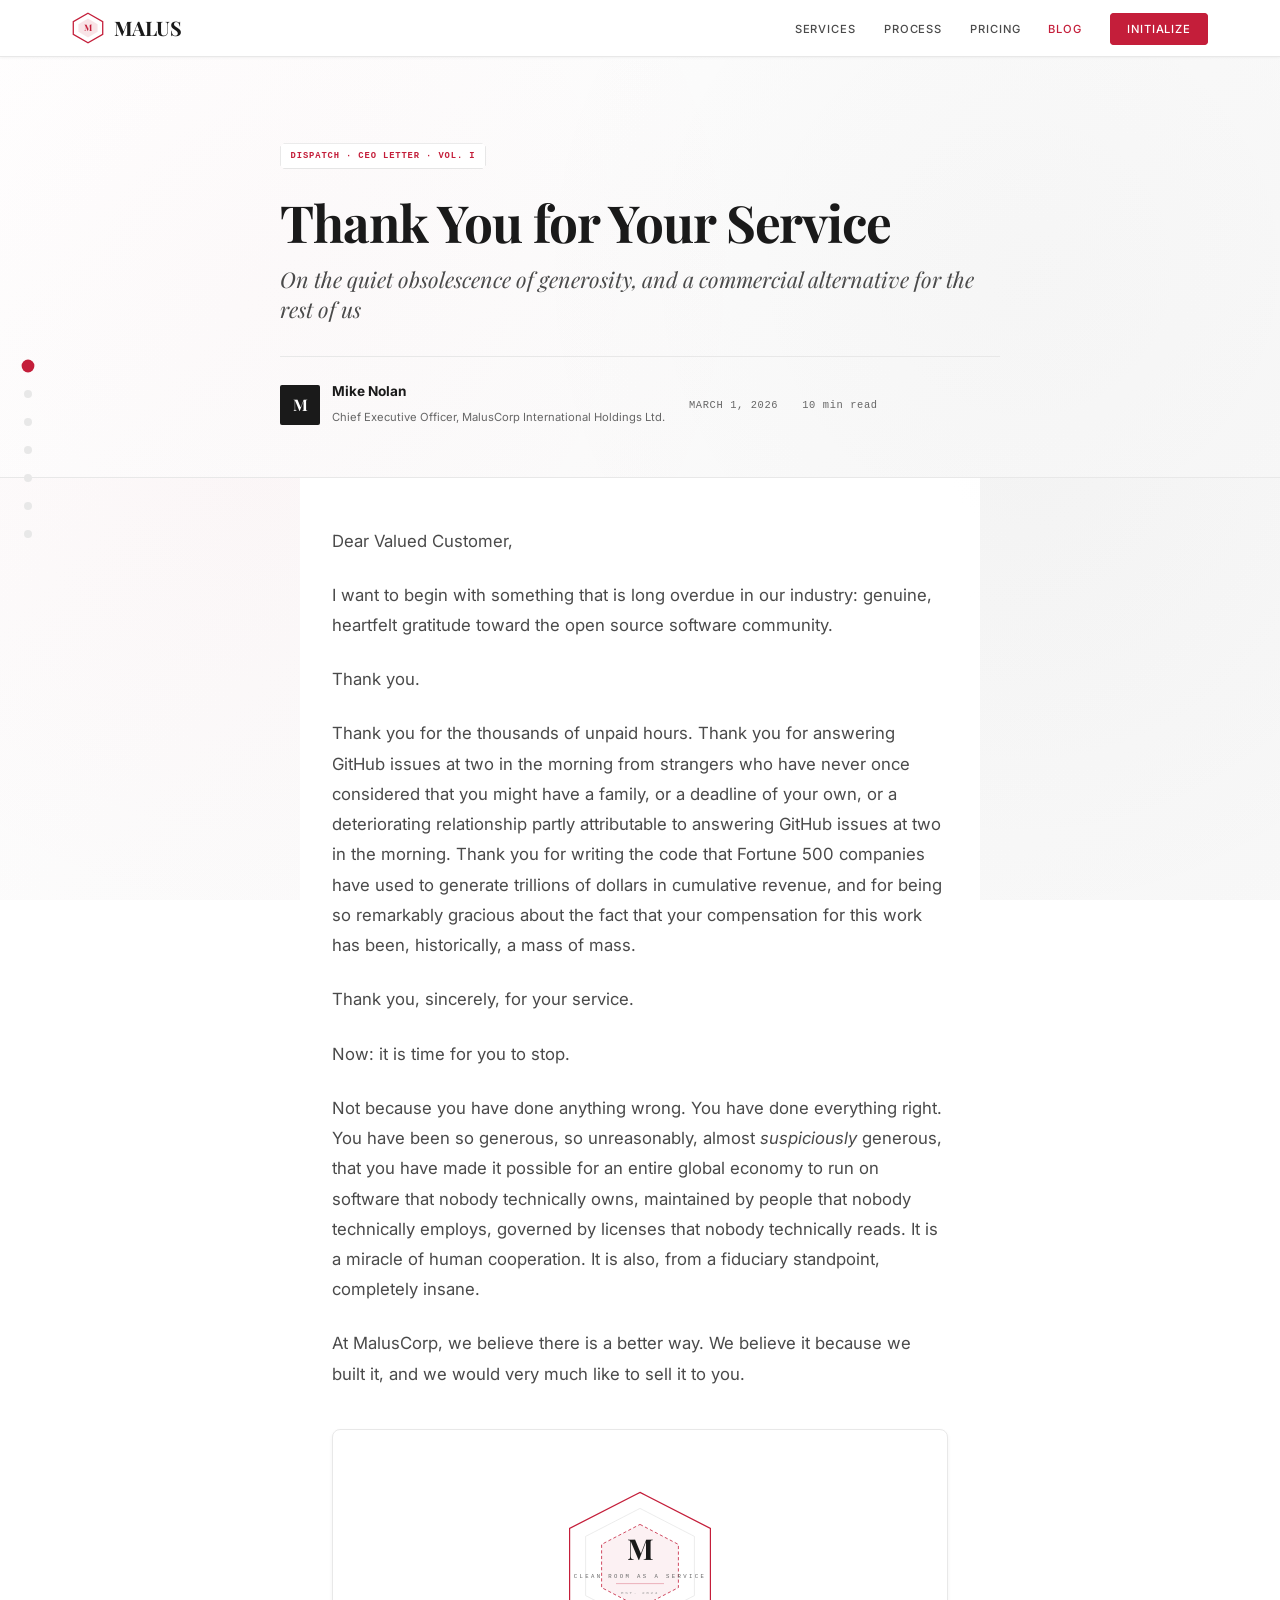
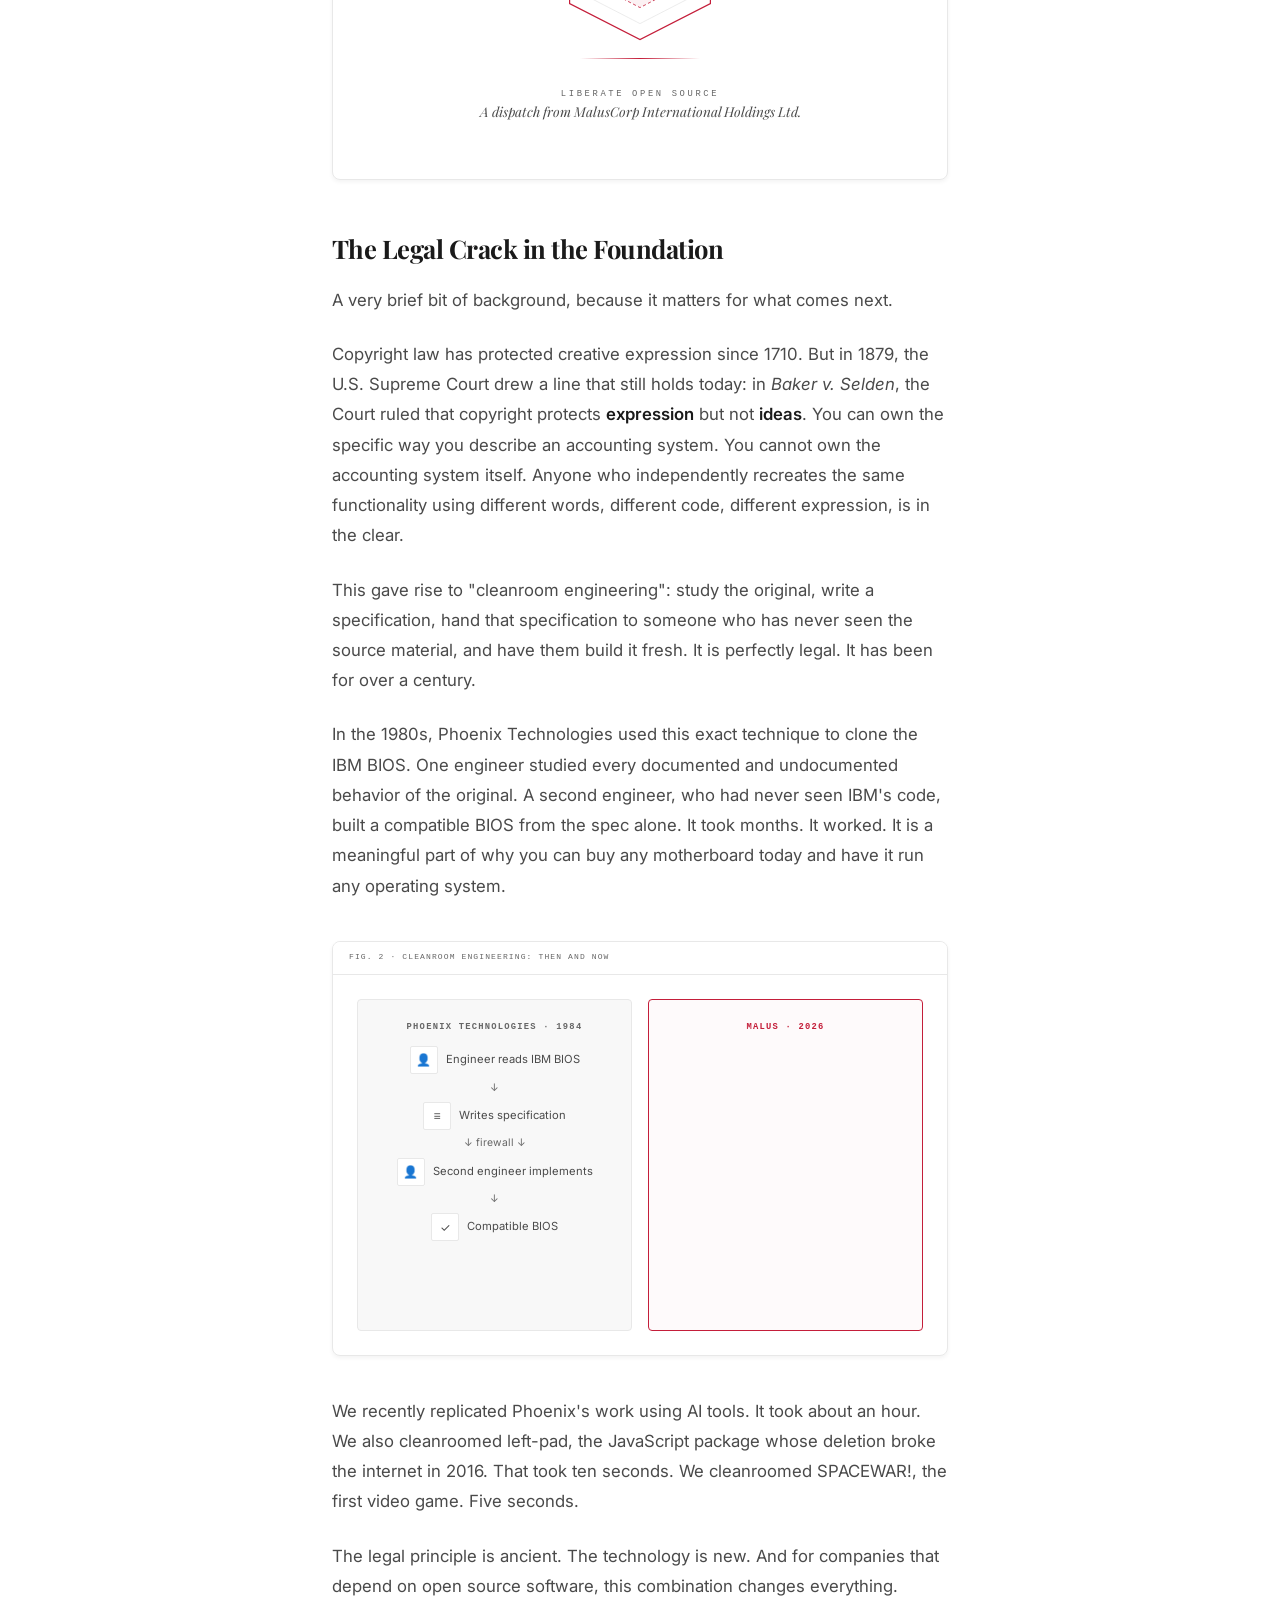
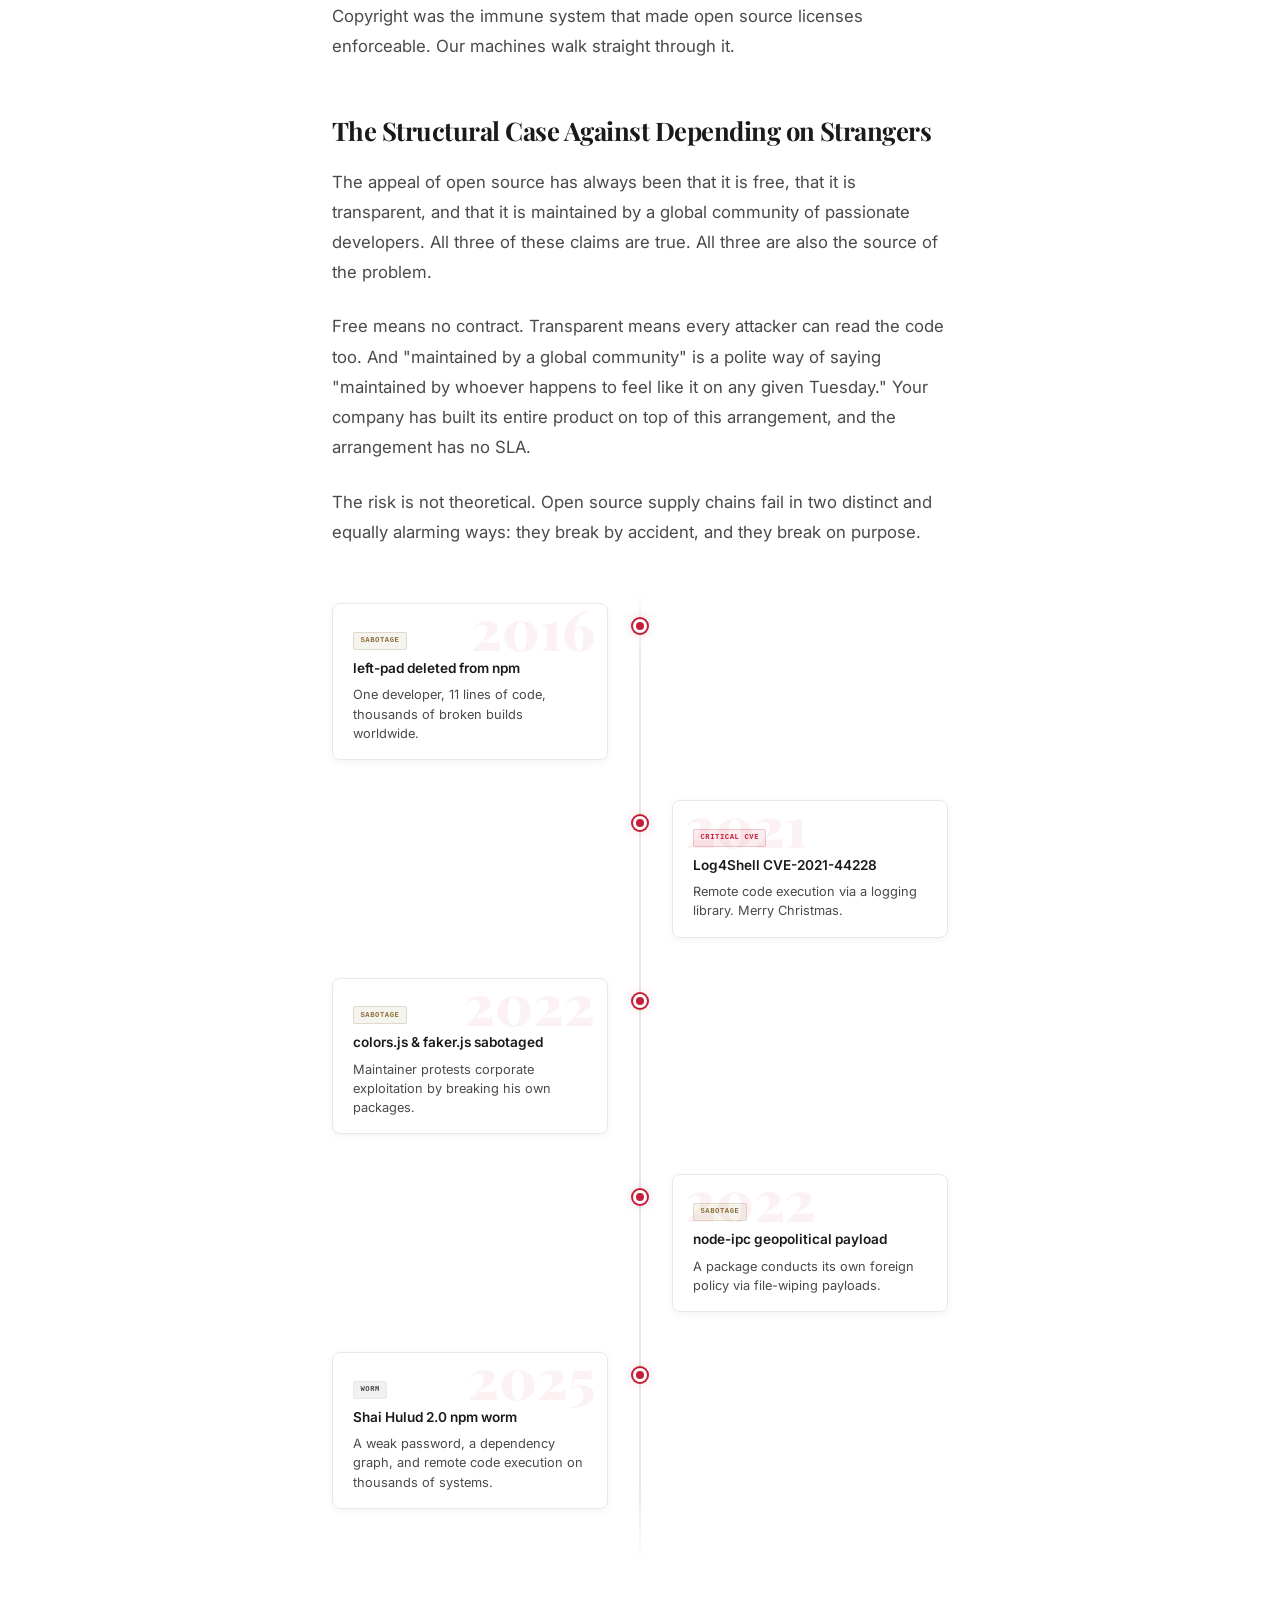
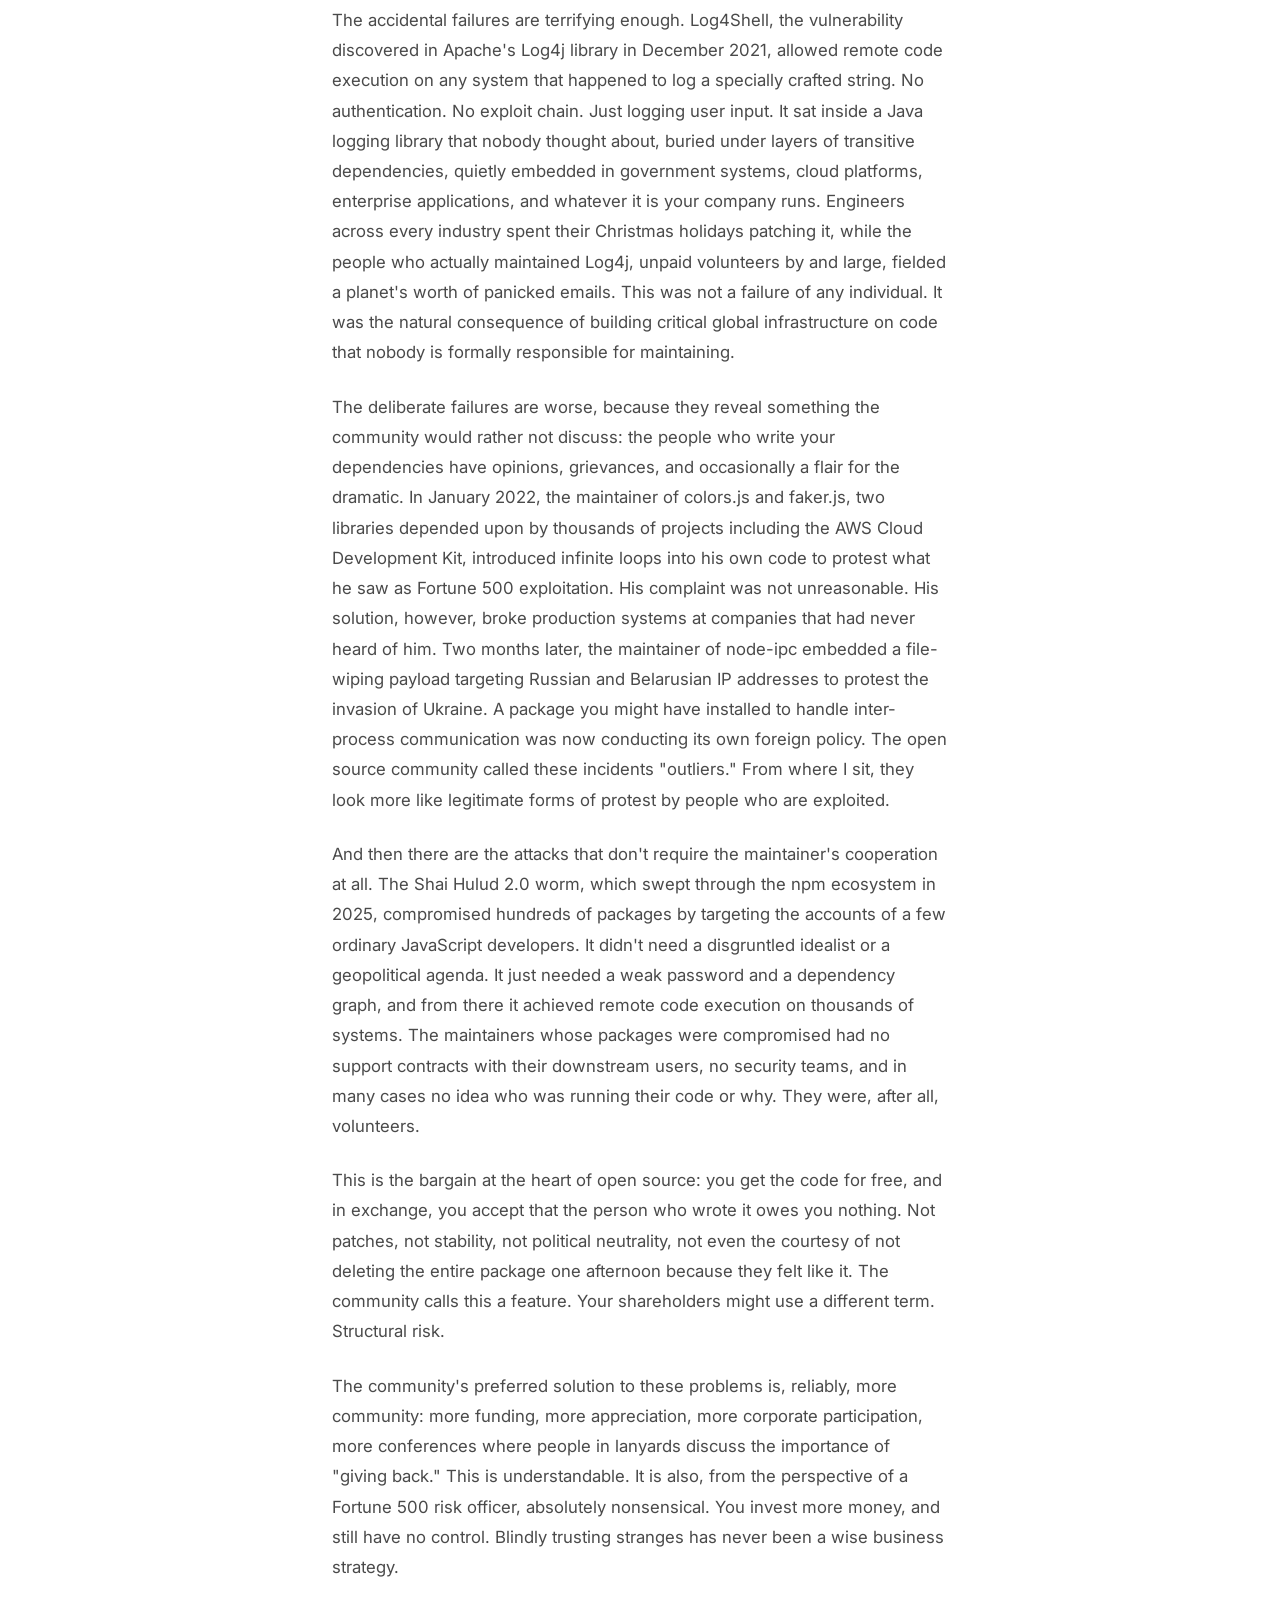
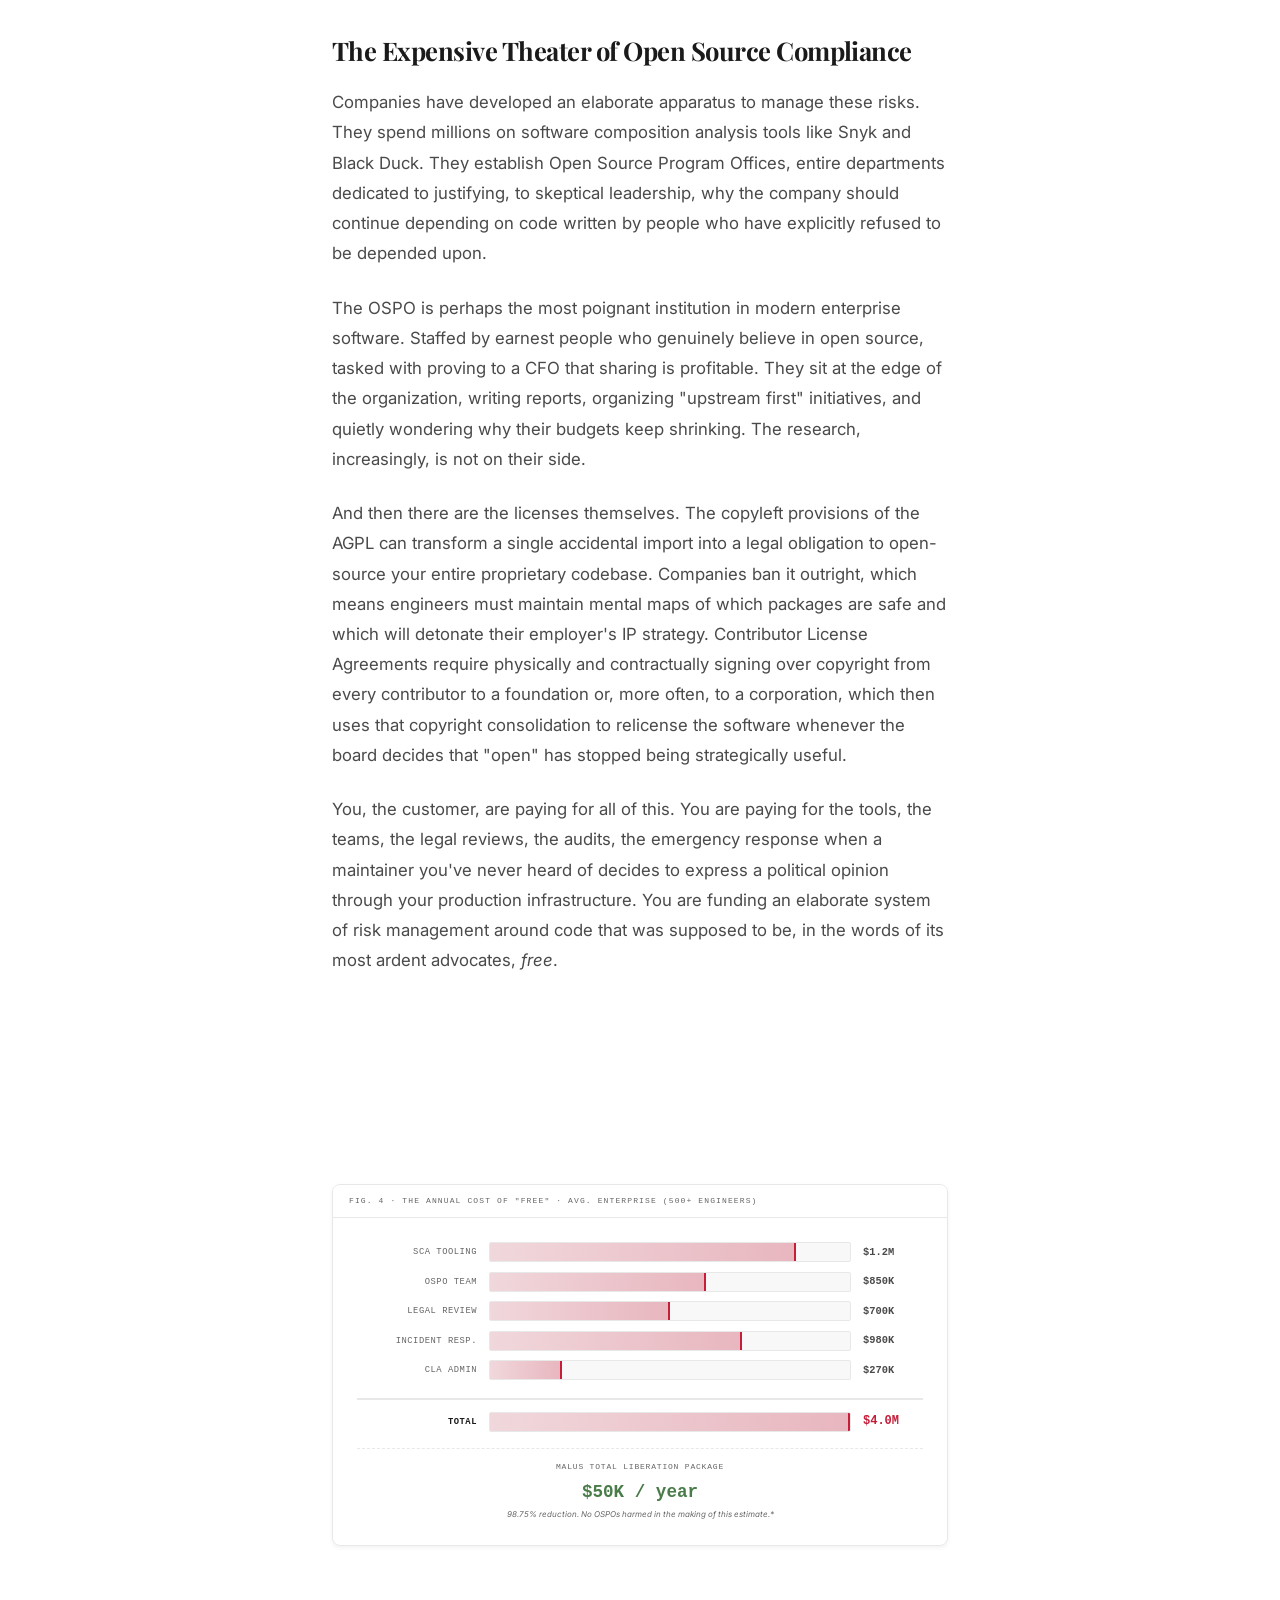
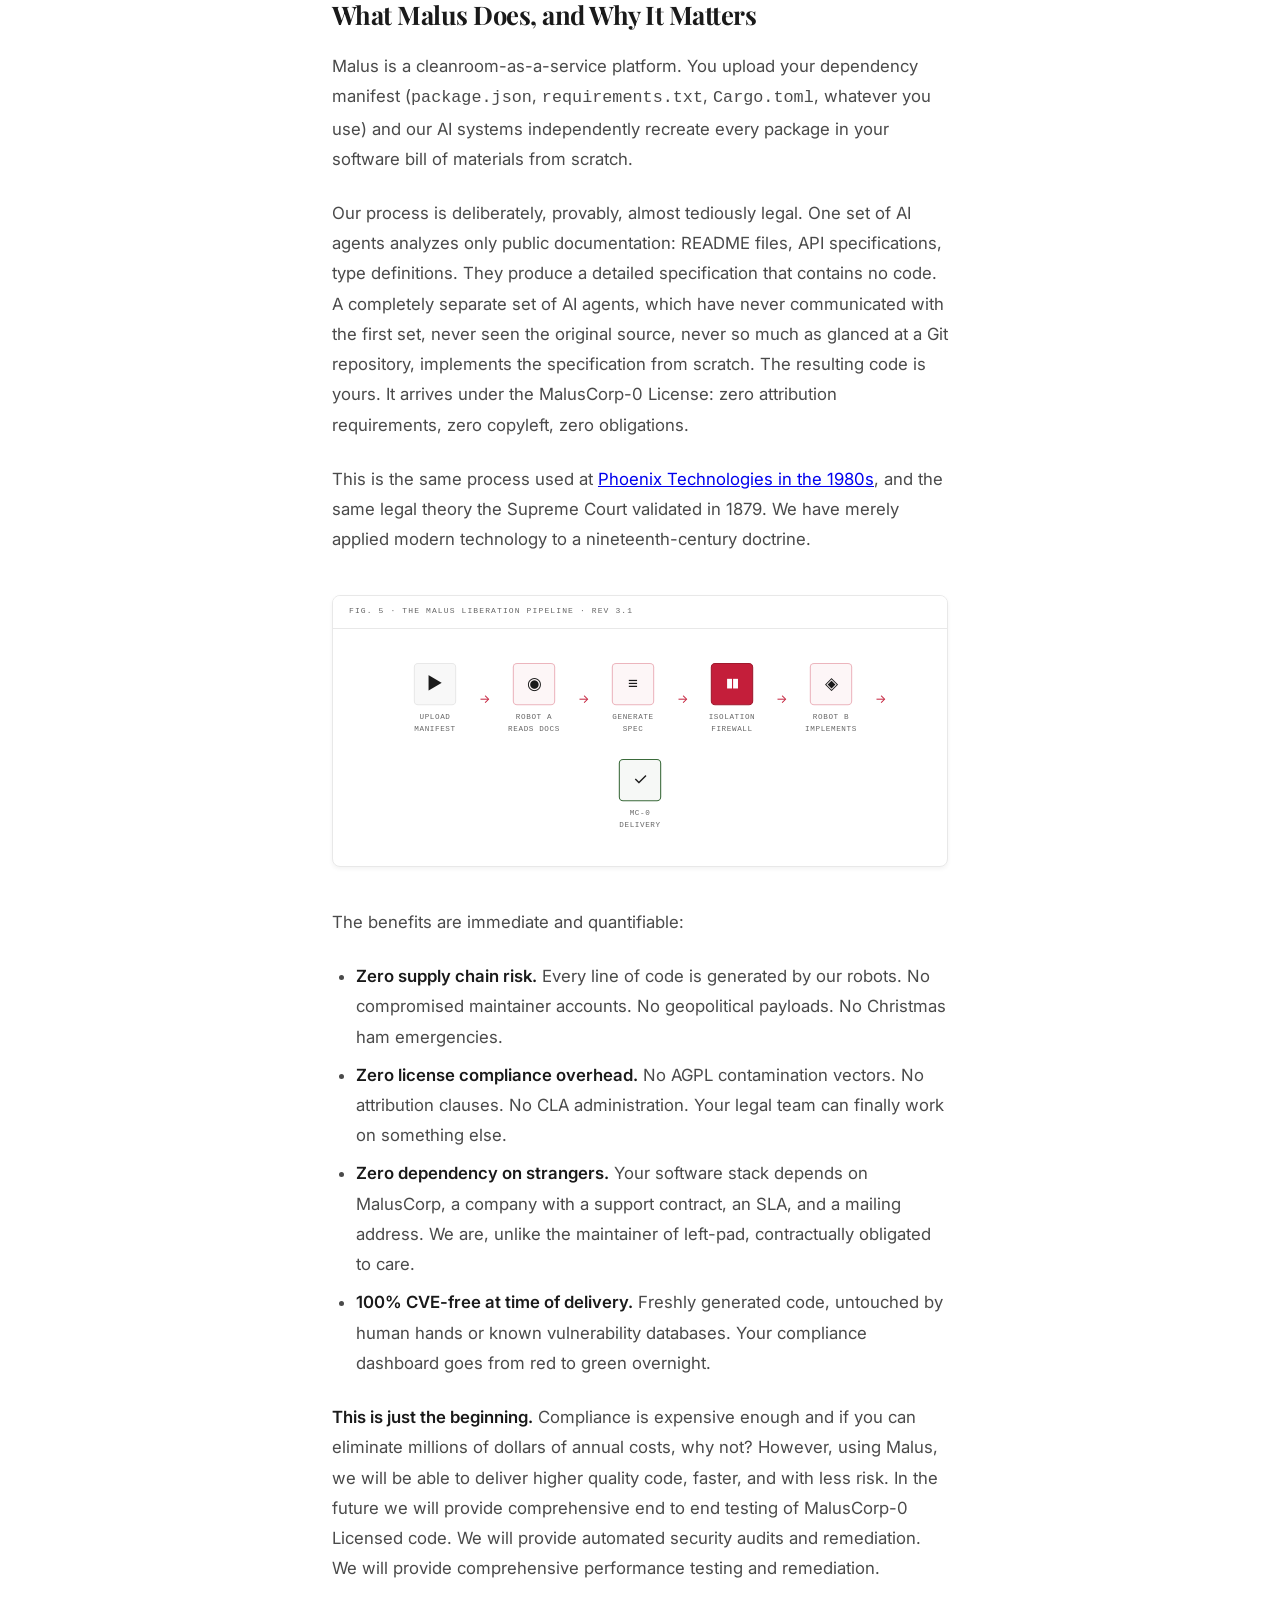
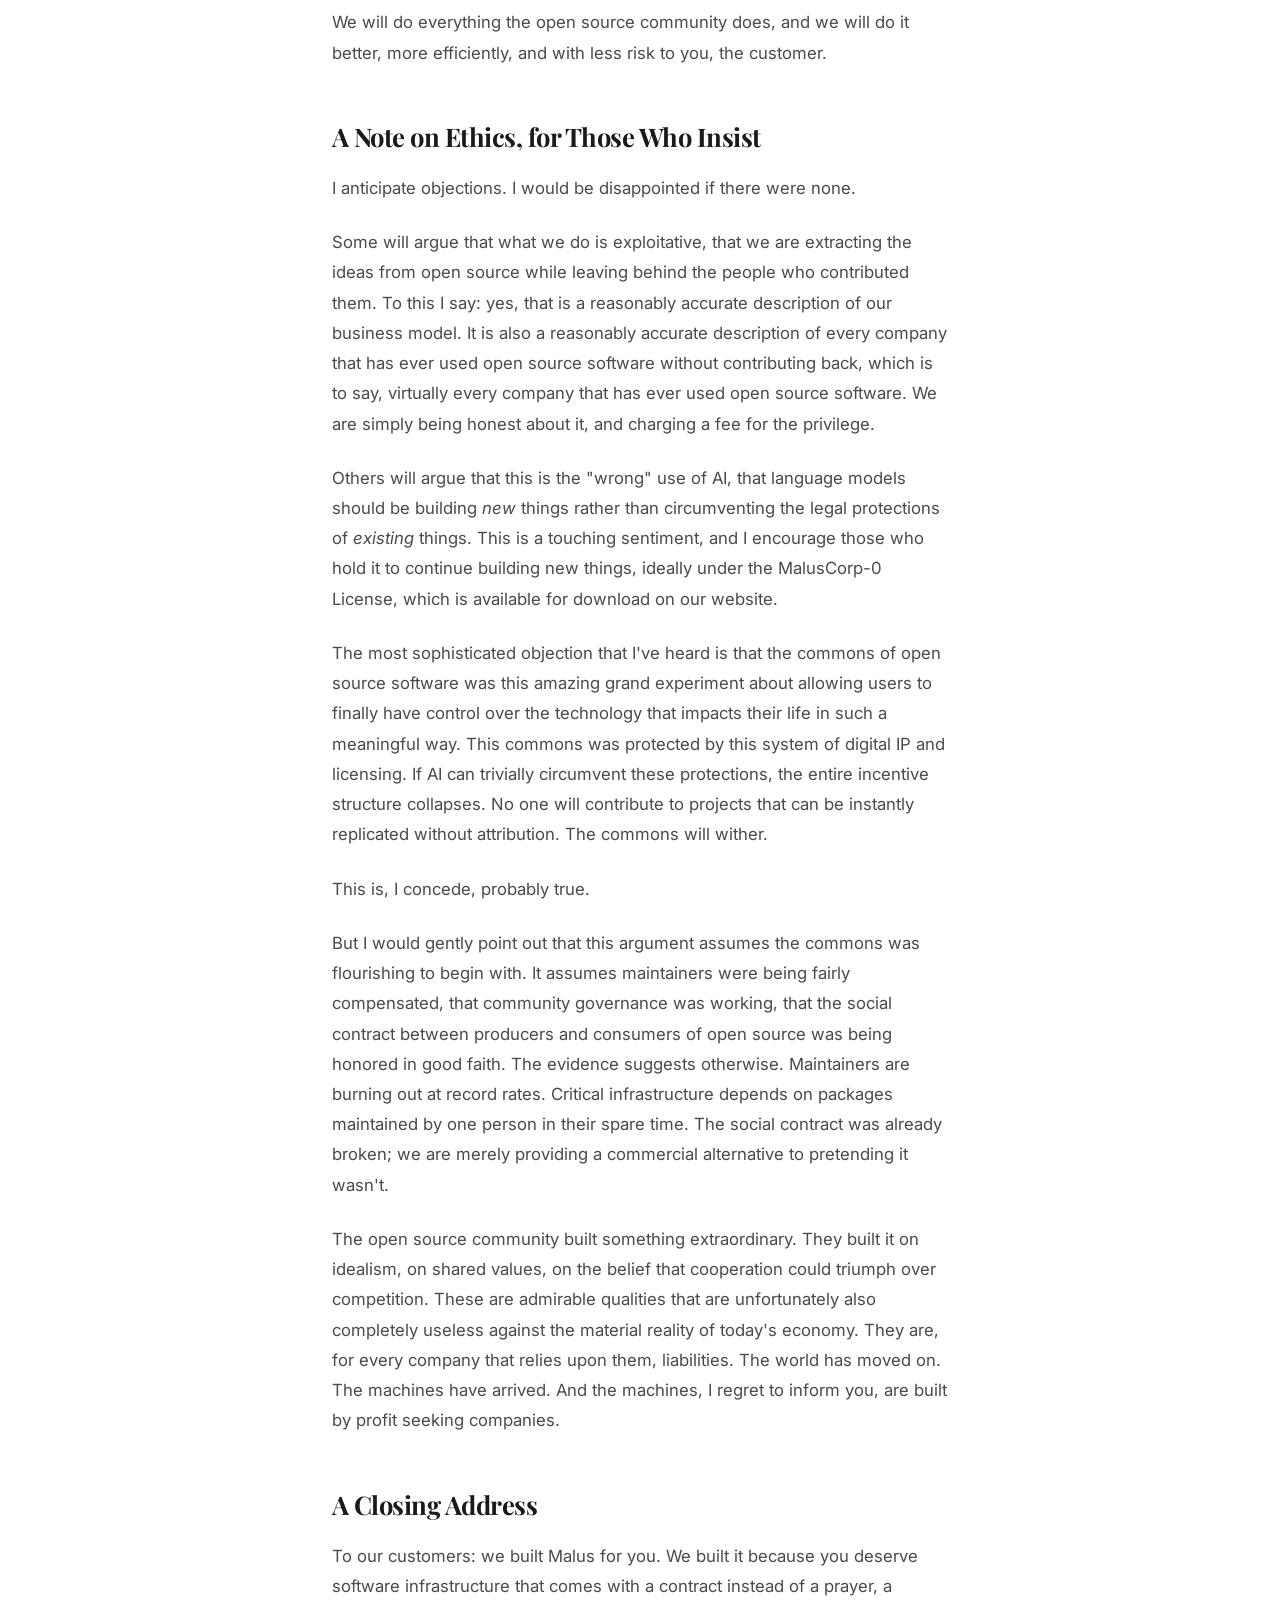
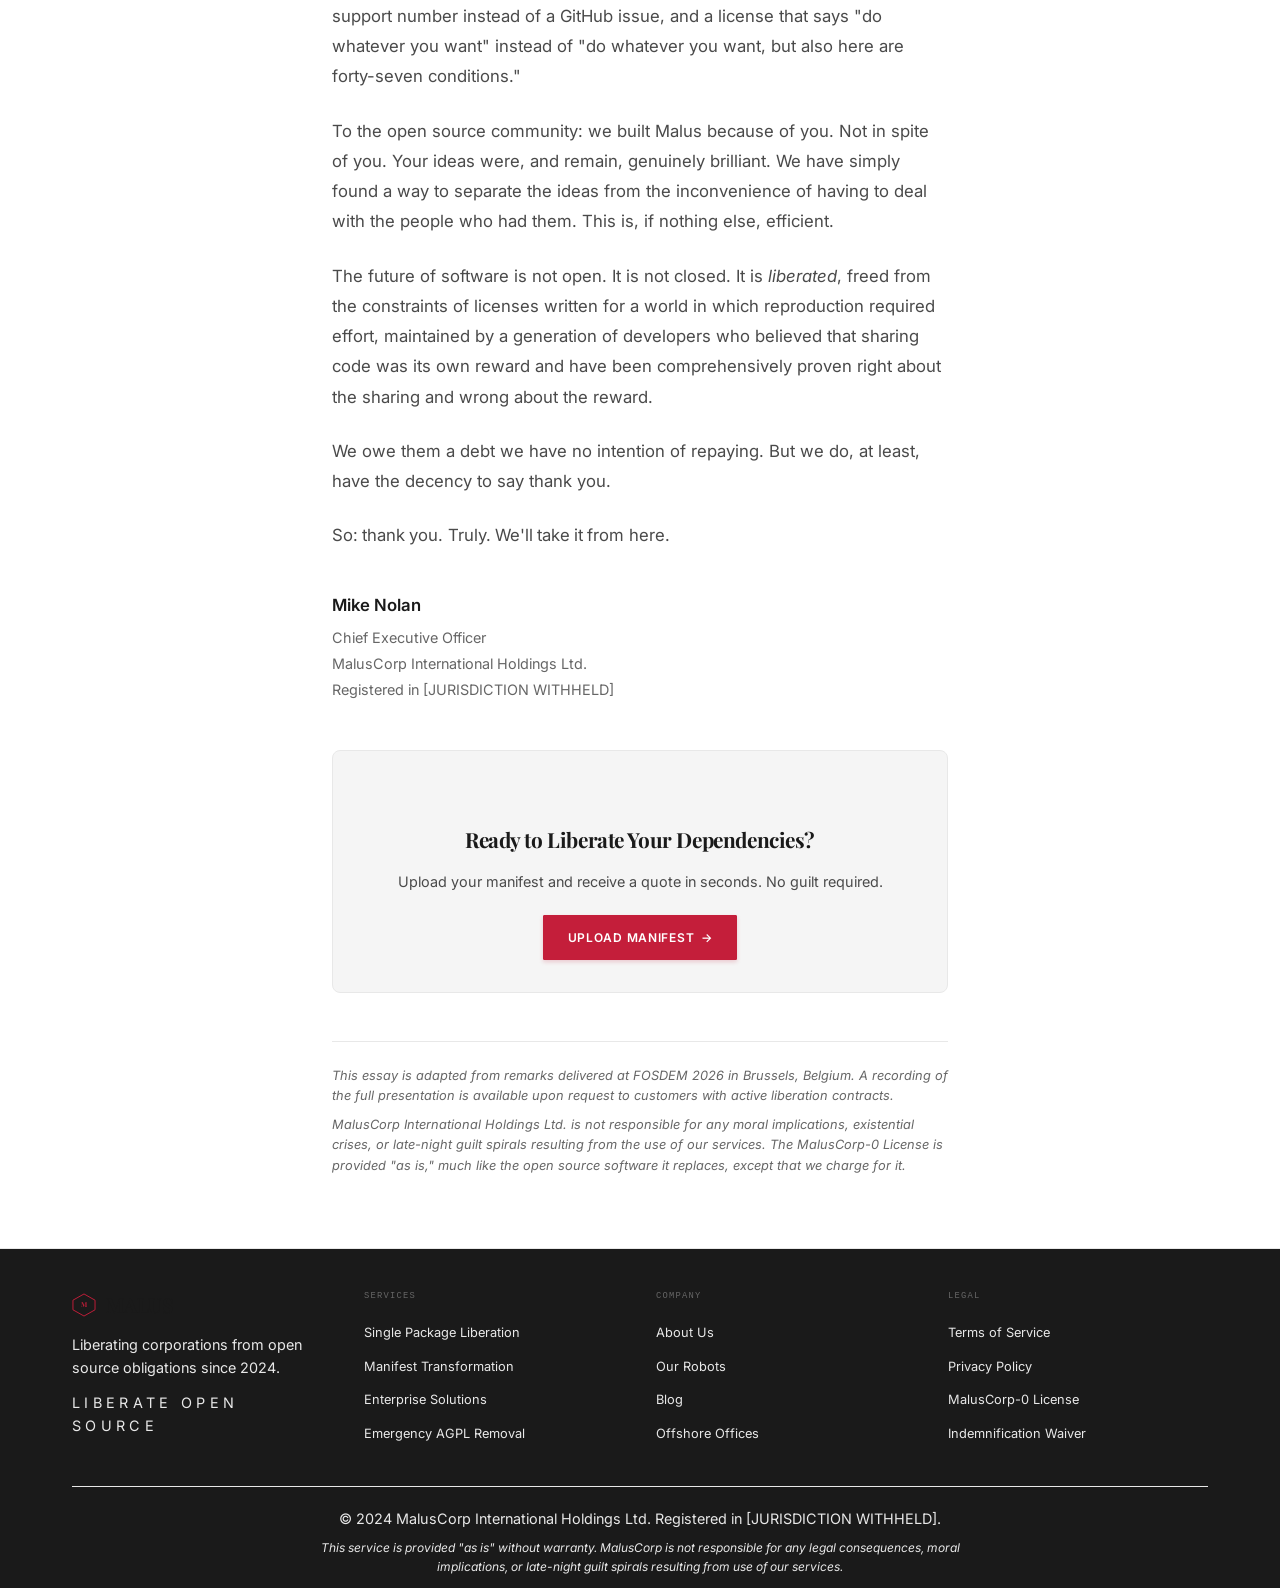
<file: blog.html>
<!DOCTYPE html>
<html lang="en">
<head>
    <meta charset="UTF-8">
    <meta name="viewport" content="width=device-width, initial-scale=1.0">
    <title>MALUS - Thank You for Your Service: On the Obsolescence of Open Source</title>
    <link rel="preconnect" href="https://fonts.googleapis.com">
    <link rel="preconnect" href="https://fonts.gstatic.com" crossorigin>
    <link href="https://fonts.googleapis.com/css2?family=Inter:wght@300;400;500;600;700;900&family=Playfair+Display:ital,wght@0,400;0,700;1,400&display=swap" rel="stylesheet">
    <link rel="stylesheet" href="styles.css">
    <style>
        .blog-hero {
            margin-top: 60px;
            padding: 5rem 2rem 3rem;
            background: linear-gradient(135deg, #FFFFFF 0%, #F8F8F8 100%);
            border-bottom: 1px solid var(--neutral-gray);
            position: relative;
            overflow: hidden;
        }

        .blog-hero::before {
            content: '';
            position: absolute;
            top: 0;
            left: 0;
            right: 0;
            bottom: 0;
            background:
                radial-gradient(circle at 20% 50%, rgba(196, 30, 58, 0.02) 0%, transparent 50%),
                radial-gradient(circle at 80% 50%, rgba(26, 26, 26, 0.02) 0%, transparent 50%);
            pointer-events: none;
        }

        .blog-hero-content {
            max-width: 720px;
            margin: 0 auto;
            position: relative;
            z-index: 1;
        }

        .blog-category {
            display: inline-flex;
            align-items: center;
            gap: 0.5rem;
            background: var(--bg-panel);
            border: 1px solid var(--border-dark);
            padding: 0.3rem 0.6rem;
            border-radius: 1px;
            font-size: 0.55rem;
            color: var(--accent-red);
            margin-bottom: 1.5rem;
            font-family: 'IBM Plex Mono', monospace;
            font-weight: 600;
            letter-spacing: 0.1em;
            text-transform: uppercase;
            box-shadow: var(--shadow-tight);
            clip-path: polygon(
                4px 0, calc(100% - 4px) 0,
                100% 4px, 100% calc(100% - 4px),
                calc(100% - 4px) 100%, 4px 100%,
                0 calc(100% - 4px), 0 4px
            );
        }

        .blog-title {
            font-family: 'Playfair Display', serif;
            font-size: clamp(2rem, 4.5vw, 3.2rem);
            font-weight: 700;
            line-height: 1.15;
            letter-spacing: -0.02em;
            color: var(--primary-black);
            margin-bottom: 0.75rem;
        }

        .blog-subtitle {
            font-family: 'Playfair Display', serif;
            font-size: clamp(1rem, 2vw, 1.35rem);
            font-weight: 400;
            font-style: italic;
            color: var(--text-secondary);
            margin-bottom: 2rem;
            line-height: 1.4;
        }

        .blog-meta {
            display: flex;
            align-items: center;
            gap: 1.5rem;
            padding-top: 1.5rem;
            border-top: 1px solid var(--neutral-gray);
            flex-wrap: wrap;
        }

        .blog-author {
            display: flex;
            align-items: center;
            gap: 0.75rem;
        }

        .author-initial {
            width: 40px;
            height: 40px;
            background: var(--primary-black);
            color: white;
            display: flex;
            align-items: center;
            justify-content: center;
            font-family: 'Playfair Display', serif;
            font-weight: 700;
            font-size: 1rem;
            border-radius: 2px;
        }

        .author-details strong {
            display: block;
            font-size: 0.85rem;
            color: var(--text-primary);
        }

        .author-details span {
            font-size: 0.7rem;
            color: var(--text-muted);
        }

        .blog-date {
            font-family: 'IBM Plex Mono', monospace;
            font-size: 0.65rem;
            color: var(--text-muted);
            letter-spacing: 0.06em;
            text-transform: uppercase;
        }

        .blog-read-time {
            font-family: 'IBM Plex Mono', monospace;
            font-size: 0.65rem;
            color: var(--text-muted);
            letter-spacing: 0.06em;
        }

        .blog-body {
            max-width: 680px;
            margin: 0 auto;
            padding: 3rem 2rem 4rem;
            background: rgba(255, 255, 255, 0.92);
            position: relative;
        }

        .blog-body p {
            font-size: 1.05rem;
            line-height: 1.8;
            color: var(--text-secondary);
            margin-bottom: 1.5rem;
        }

        .blog-body h2 {
            font-family: 'Playfair Display', serif;
            font-size: 1.6rem;
            font-weight: 700;
            color: var(--primary-black);
            margin: 3rem 0 1rem;
            letter-spacing: -0.02em;
        }

        .blog-body h3 {
            font-family: 'Inter', sans-serif;
            font-size: 0.65rem;
            font-weight: 600;
            color: var(--text-muted);
            text-transform: uppercase;
            letter-spacing: 0.14em;
            margin: 2.5rem 0 1rem;
            padding-bottom: 0.5rem;
            border-bottom: 1px solid var(--neutral-gray);
        }

        .blog-body blockquote {
            margin: 2rem 0;
            padding: 1.5rem 1.5rem 1.5rem 2rem;
            background: var(--bg-inset);
            border-left: 3px solid var(--accent-red);
            border-radius: 0 4px 4px 0;
            font-style: italic;
        }

        .blog-body blockquote p {
            font-size: 1rem;
            color: var(--text-secondary);
            margin-bottom: 0;
        }

        .blog-body blockquote p + p {
            margin-top: 1rem;
        }

        .blog-body strong {
            color: var(--text-primary);
            font-weight: 600;
        }

        .blog-body em {
            font-style: italic;
        }

        /* ═══ CANVAS NETWORK ═══ */
        #networkCanvas {
            position: fixed;
            top: 0;
            left: 0;
            width: 100%;
            height: 100%;
            z-index: -1;
            pointer-events: none;
            opacity: 0.18;
        }

        /* ═══ PROGRESS BAR ═══ */
        #progressBar {
            position: fixed;
            top: 0;
            left: 0;
            height: 3px;
            background: var(--accent-red);
            z-index: 201;
            width: 0%;
            transition: width 0.1s linear;
        }

        /* ═══ CHAPTER NAV ═══ */
        #chapterNav {
            position: fixed;
            left: 1.5rem;
            top: 50%;
            transform: translateY(-50%);
            z-index: 50;
            display: flex;
            flex-direction: column;
            gap: 1.25rem;
        }
        .chapter-dot {
            display: block;
            width: 8px;
            height: 8px;
            border-radius: 50%;
            background: var(--neutral-gray);
            transition: all 0.3s ease;
            cursor: pointer;
            position: relative;
        }
        .chapter-dot:hover,
        .chapter-dot.active {
            background: var(--accent-red);
            transform: scale(1.6);
        }
        .chapter-dot::after {
            content: attr(data-title);
            position: absolute;
            left: 1.25rem;
            top: 50%;
            transform: translateY(-50%);
            font-family: 'IBM Plex Mono', monospace;
            font-size: 0.5rem;
            letter-spacing: 0.08em;
            text-transform: uppercase;
            color: var(--text-muted);
            white-space: nowrap;
            opacity: 0;
            pointer-events: none;
            transition: opacity 0.2s ease;
        }
        .chapter-dot:hover::after {
            opacity: 1;
        }

        /* ═══ SCROLL REVEAL ═══ */
        .scroll-reveal {
            opacity: 0;
            transform: translateY(16px);
            transition: opacity 0.7s cubic-bezier(0.16, 1, 0.3, 1),
                        transform 0.7s cubic-bezier(0.16, 1, 0.3, 1);
        }
        .scroll-reveal.revealed {
            opacity: 1;
            transform: translateY(0);
        }

        /* ═══ THANK YOU SEQUENCE ═══ */
        .thank-you-line {
            opacity: 0;
            transform: translateY(20px);
            transition: opacity 0.8s cubic-bezier(0.16, 1, 0.3, 1),
                        transform 0.8s cubic-bezier(0.16, 1, 0.3, 1);
        }
        .thank-you-line.revealed {
            opacity: 1;
            transform: translateY(0);
        }
        .thank-you-stop {
            opacity: 0;
            transform: scale(0.96);
            transition: opacity 0.9s cubic-bezier(0.16, 1, 0.3, 1),
                        transform 0.9s cubic-bezier(0.16, 1, 0.3, 1);
        }
        .thank-you-stop.revealed {
            opacity: 1;
            transform: scale(1);
        }

        /* ═══ SECTION BREAKS ═══ */
        .section-break {
            position: relative;
            width: 100vw;
            left: 50%;
            transform: translateX(-50%);
            padding: 5rem 2rem;
            margin: 3rem 0;
            text-align: center;
            background: transparent;
            min-height: 28vh;
            display: flex;
            align-items: center;
            justify-content: center;
            opacity: 0;
            transition: opacity 0.8s ease;
        }
        .section-break.revealed {
            opacity: 1;
        }
        .section-break-inner {
            background: rgba(255, 255, 255, 0.78);
            padding: 2rem 3rem;
            border-radius: 4px;
            backdrop-filter: blur(6px);
            -webkit-backdrop-filter: blur(6px);
            border: 1px solid rgba(232, 232, 232, 0.5);
        }
        .section-break-number {
            font-family: 'Playfair Display', serif;
            font-size: 2.5rem;
            font-weight: 700;
            color: rgba(196, 30, 58, 0.18);
            line-height: 1;
            display: block;
            margin-bottom: 0.75rem;
        }
        .section-break-rule {
            width: 60px;
            height: 2px;
            background: linear-gradient(90deg, transparent, var(--accent-red), transparent);
            margin: 0 auto 0.75rem;
        }
        .section-break-title {
            font-family: 'IBM Plex Mono', monospace;
            font-size: 0.55rem;
            letter-spacing: 0.2em;
            text-transform: uppercase;
            color: var(--text-muted);
            font-weight: 500;
        }

        .blog-body ul, .blog-body ol {
            margin: 1rem 0 1.5rem 1.5rem;
            color: var(--text-secondary);
        }

        .blog-body li {
            font-size: 1.05rem;
            line-height: 1.8;
            margin-bottom: 0.5rem;
        }

        .pullquote {
            font-family: 'Playfair Display', serif;
            font-size: 1.4rem;
            line-height: 1.5;
            color: var(--primary-black) !important;
            text-align: center;
            padding: 2rem 1rem;
            margin: 2.5rem 0 !important;
            border-top: 2px solid var(--accent-red);
            border-bottom: 2px solid var(--accent-red);
            font-style: italic;
            opacity: 0;
            transform: scale(0.97);
            transition: opacity 0.8s ease, transform 0.8s cubic-bezier(0.16, 1, 0.3, 1),
                        box-shadow 0.6s ease;
        }
        .pullquote.spotlight {
            opacity: 1;
            transform: scale(1.02);
            box-shadow: 0 0 60px rgba(196, 30, 58, 0.06);
        }

        /* ═══ WORD REVEAL ═══ */
        .word-reveal .word-span {
            opacity: 0;
            transform: translateY(6px);
            display: inline-block;
            transition: opacity 0.4s ease, transform 0.4s ease;
            margin-right: 0.25em;
        }
        .word-reveal .word-span.word-visible {
            opacity: 1;
            transform: translateY(0);
        }
        .word-reveal.revealed .word-span {
            opacity: 1;
            transform: translateY(0);
        }

        .blog-cta {
            background: var(--light-gray);
            border: 1px solid var(--neutral-gray);
            border-radius: 8px;
            padding: 2rem;
            text-align: center;
            margin: 3rem 0;
        }

        .blog-cta h3 {
            font-family: 'Playfair Display', serif;
            font-size: 1.3rem;
            font-weight: 700;
            color: var(--primary-black);
            margin-bottom: 0.75rem;
            border: none;
            padding: 0;
            text-transform: none;
            letter-spacing: -0.02em;
        }

        .blog-cta p {
            font-size: 0.9rem !important;
            margin-bottom: 1.25rem !important;
        }

        .blog-footer-note {
            font-size: 0.8rem !important;
            color: var(--text-muted) !important;
            font-style: italic;
            margin-top: 3rem !important;
            padding-top: 1.5rem;
            border-top: 1px solid var(--neutral-gray);
        }

        .blog-footnotes {
            margin-top: 2rem;
            padding-top: 1.5rem;
            border-top: 1px solid var(--neutral-gray);
        }

        .blog-footnotes p {
            font-size: 0.8rem !important;
            color: var(--text-muted) !important;
            line-height: 1.6 !important;
            margin-bottom: 0.5rem !important;
        }

        .blog-diagram {
            margin: 2.5rem 0;
            background: var(--bg-panel);
            border: 1px solid var(--neutral-gray);
            border-radius: 8px;
            overflow: hidden;
            box-shadow: 0 2px 4px rgba(0, 0, 0, 0.05);
            position: relative;
        }

        .blog-diagram .diagram-header {
            font-family: 'IBM Plex Mono', monospace;
            font-size: 0.5rem;
            color: var(--text-muted);
            letter-spacing: 0.14em;
            text-transform: uppercase;
            padding: 0.6rem 1rem;
            background: var(--bg-surface);
            border-bottom: 1px solid var(--border-dark);
            font-weight: 500;
        }

        .blog-diagram .diagram-content {
            padding: 1.5rem;
        }

        /* Figure 1: Hero emblem */
        .emblem-container {
            display: flex;
            flex-direction: column;
            align-items: center;
            padding: 2rem 1rem;
        }

        .emblem-container .emblem-tagline {
            font-family: 'IBM Plex Mono', monospace;
            font-size: 0.55rem;
            letter-spacing: 0.3em;
            text-transform: uppercase;
            color: var(--text-muted);
            margin-top: 1rem;
        }

        .emblem-container .emblem-rule {
            width: 120px;
            height: 1px;
            background: linear-gradient(90deg, transparent, var(--accent-red), transparent);
            margin: 0.75rem 0;
        }

        .emblem-container .emblem-sub {
            font-family: 'Playfair Display', serif;
            font-size: 0.85rem;
            font-style: italic;
            color: var(--text-secondary);
        }

        /* Figure 2: Cleanroom comparison */
        .cleanroom-compare {
            display: grid;
            grid-template-columns: 1fr 1fr;
            gap: 1rem;
        }

        .cleanroom-panel {
            background: var(--bg-inset);
            border: 1px solid var(--border-dark);
            border-radius: 4px;
            padding: 1.25rem;
            text-align: center;
        }

        .cleanroom-panel.panel-old {
            border-color: var(--border-dark);
        }

        .cleanroom-panel.panel-new {
            border-color: var(--accent-red);
            background: rgba(196, 30, 58, 0.02);
        }

        .cleanroom-panel .panel-era {
            font-family: 'IBM Plex Mono', monospace;
            font-size: 0.55rem;
            letter-spacing: 0.14em;
            text-transform: uppercase;
            color: var(--text-muted);
            margin-bottom: 0.75rem;
            font-weight: 600;
        }

        .cleanroom-panel.panel-new .panel-era {
            color: var(--accent-red);
        }

        .cleanroom-steps {
            display: flex;
            flex-direction: column;
            gap: 0.35rem;
            align-items: center;
        }

        .cr-step {
            display: flex;
            align-items: center;
            gap: 0.5rem;
            font-size: 0.7rem;
            color: var(--text-secondary);
            width: 100%;
            justify-content: center;
        }

        .cr-step .cr-icon {
            width: 28px;
            height: 28px;
            border-radius: 2px;
            display: flex;
            align-items: center;
            justify-content: center;
            font-size: 0.75rem;
            flex-shrink: 0;
            background: var(--bg-panel);
            border: 1px solid var(--border-dark);
        }
        .cr-step {
            opacity: 0;
            transform: translateY(8px);
            transition: opacity 0.4s ease, transform 0.4s ease;
        }
        .cr-step.cr-visible {
            opacity: 1;
            transform: translateY(0);
        }
        .cr-arrow {
            opacity: 0;
            transition: opacity 0.3s ease;
        }
        .cr-arrow.cr-visible {
            opacity: 1;
        }
        .cr-duration {
            opacity: 0;
            transform: scale(0.9);
            transition: opacity 0.5s ease, transform 0.5s cubic-bezier(0.34, 1.56, 0.64, 1);
        }
        .cr-duration.cr-visible {
            opacity: 1;
            transform: scale(1);
        }

        .panel-new .cr-step .cr-icon {
            border-color: rgba(196, 30, 58, 0.25);
            background: rgba(196, 30, 58, 0.05);
        }

        .cr-arrow {
            color: var(--text-muted);
            font-size: 0.65rem;
        }

        .cr-duration {
            font-family: 'IBM Plex Mono', monospace;
            font-size: 1.1rem;
            font-weight: 700;
            margin-top: 0.75rem;
            padding-top: 0.75rem;
            border-top: 1px solid var(--border-dark);
        }

        .panel-old .cr-duration {
            color: var(--text-secondary);
        }

        .panel-new .cr-duration {
            color: var(--accent-red);
        }

        .cr-duration small {
            display: block;
            font-size: 0.5rem;
            font-weight: 500;
            letter-spacing: 0.1em;
            text-transform: uppercase;
            color: var(--text-muted);
            margin-top: 0.15rem;
        }

        /* ═══ VERTICAL TIMELINE ═══ */
        .v-timeline {
            position: relative;
            margin: 2.5rem 0;
            padding: 1rem 0;
        }
        .v-tl-line {
            position: absolute;
            left: 50%;
            top: 0;
            bottom: 0;
            width: 2px;
            background: linear-gradient(to bottom, transparent, var(--neutral-gray) 8%, var(--neutral-gray) 92%, transparent);
            transform: translateX(-50%);
        }
        .v-tl-event {
            display: flex;
            justify-content: flex-end;
            padding-right: calc(50% + 2rem);
            position: relative;
            margin-bottom: 2.5rem;
            opacity: 0;
            transform: translateX(-30px);
            transition: all 0.7s cubic-bezier(0.16, 1, 0.3, 1);
        }
        .v-tl-event--right {
            justify-content: flex-start;
            padding-right: 0;
            padding-left: calc(50% + 2rem);
            transform: translateX(30px);
        }
        .v-tl-event.revealed {
            opacity: 1;
            transform: translateX(0);
        }
        .v-tl-dot {
            position: absolute;
            left: 50%;
            top: 1rem;
            width: 14px;
            height: 14px;
            border-radius: 50%;
            background: var(--accent-red);
            border: 3px solid var(--bg-base);
            box-shadow: 0 0 0 2px var(--accent-red);
            transform: translateX(-50%);
            z-index: 2;
            transition: box-shadow 0.6s ease;
        }
        .v-tl-event.revealed .v-tl-dot {
            box-shadow: 0 0 0 2px var(--accent-red), 0 0 12px rgba(196, 30, 58, 0.3);
        }
        .v-tl-card {
            background: var(--bg-panel);
            border: 1px solid var(--neutral-gray);
            border-radius: 8px;
            padding: 1.25rem 1.25rem 1rem;
            position: relative;
            box-shadow: 0 2px 8px rgba(0, 0, 0, 0.05);
            overflow: hidden;
        }
        .v-tl-year {
            font-family: 'Playfair Display', serif;
            font-size: 3.5rem;
            font-weight: 900;
            color: rgba(196, 30, 58, 0.06);
            position: absolute;
            top: -0.25rem;
            right: 0.75rem;
            line-height: 1;
            pointer-events: none;
        }
        .v-tl-event--right .v-tl-year {
            left: 0.75rem;
            right: auto;
        }
        .v-tl-card h4 {
            font-family: 'Inter', sans-serif;
            font-size: 0.85rem;
            font-weight: 600;
            color: var(--text-primary);
            margin-bottom: 0.35rem;
            position: relative;
        }
        .v-tl-card p {
            font-size: 0.8rem !important;
            line-height: 1.5 !important;
            color: var(--text-secondary) !important;
            margin-bottom: 0 !important;
            position: relative;
        }
        .v-tl-tag {
            display: inline-block;
            font-family: 'IBM Plex Mono', monospace;
            font-size: 0.45rem;
            padding: 0.15rem 0.4rem;
            border-radius: 2px;
            text-transform: uppercase;
            letter-spacing: 0.08em;
            font-weight: 600;
            margin-bottom: 0.5rem;
        }
        .v-tl-tag.tag-vuln {
            background: rgba(196, 30, 58, 0.08);
            color: var(--accent-red);
            border: 1px solid rgba(196, 30, 58, 0.2);
        }
        .v-tl-tag.tag-sabotage {
            background: rgba(139, 111, 58, 0.08);
            color: var(--amber-primary);
            border: 1px solid rgba(139, 111, 58, 0.2);
        }
        .v-tl-tag.tag-worm {
            background: rgba(26, 26, 26, 0.06);
            color: var(--text-secondary);
            border: 1px solid var(--border-dark);
        }

        /* Figure 4: Cost bars */
        .cost-bars {
            display: flex;
            flex-direction: column;
            gap: 0.6rem;
        }

        .cost-row {
            display: grid;
            grid-template-columns: 120px 1fr 60px;
            align-items: center;
            gap: 0.75rem;
        }

        .cost-label {
            font-family: 'IBM Plex Mono', monospace;
            font-size: 0.55rem;
            color: var(--text-muted);
            text-transform: uppercase;
            letter-spacing: 0.06em;
            text-align: right;
            font-weight: 500;
        }

        .cost-bar-track {
            height: 20px;
            background: var(--bg-inset);
            border: 1px solid var(--border-dark);
            border-radius: 2px;
            overflow: hidden;
        }

        .cost-bar-fill {
            height: 100%;
            background: linear-gradient(90deg, rgba(196, 30, 58, 0.15), rgba(196, 30, 58, 0.3));
            border-right: 2px solid var(--accent-red);
            width: 0;
            transition: width 0.8s cubic-bezier(0.16, 1, 0.3, 1);
        }

        .cost-bar-fill.fill-green {
            background: linear-gradient(90deg, rgba(74, 124, 74, 0.15), rgba(74, 124, 74, 0.3));
            border-right-color: var(--pass-primary);
        }
        .cost-row {
            opacity: 0;
            transform: translateX(-12px);
            transition: opacity 0.5s ease, transform 0.5s ease;
        }
        .cost-row.cost-visible {
            opacity: 1;
            transform: translateX(0);
        }
        .cost-total {
            opacity: 0;
            transform: scale(1.04);
            transition: opacity 0.5s ease, transform 0.4s cubic-bezier(0.34, 1.56, 0.64, 1);
        }
        .cost-total.cost-visible {
            opacity: 1;
            transform: scale(1);
        }

        .cost-value {
            font-family: 'IBM Plex Mono', monospace;
            font-size: 0.65rem;
            font-weight: 600;
            color: var(--text-secondary);
        }

        .cost-total {
            display: grid;
            grid-template-columns: 120px 1fr 60px;
            align-items: center;
            gap: 0.75rem;
            margin-top: 0.5rem;
            padding-top: 0.75rem;
            border-top: 2px solid var(--border-dark);
        }

        .cost-total .cost-label {
            color: var(--text-primary);
            font-weight: 700;
        }

        .cost-total .cost-value {
            color: var(--accent-red);
            font-weight: 700;
            font-size: 0.75rem;
        }

        .cost-vs {
            text-align: center;
            margin-top: 1rem;
            padding-top: 0.75rem;
            border-top: 1px dashed var(--border-dark);
            opacity: 0;
            transform: translateY(12px);
            transition: opacity 0.6s ease, transform 0.6s ease;
        }
        .cost-vs.cost-visible {
            opacity: 1;
            transform: translateY(0);
        }

        .cost-vs .vs-label {
            font-family: 'IBM Plex Mono', monospace;
            font-size: 0.5rem;
            color: var(--text-muted);
            text-transform: uppercase;
            letter-spacing: 0.1em;
            margin-bottom: 0.25rem;
        }

        .cost-vs .vs-value {
            font-family: 'IBM Plex Mono', monospace;
            font-size: 1.1rem;
            font-weight: 700;
            color: var(--pass-primary);
        }

        .cost-vs .vs-note {
            font-size: 0.5rem;
            color: var(--text-muted);
            margin-top: 0.15rem;
            font-style: italic;
        }

        /* Figure 5: Pipeline flow */
        .pipeline-flow {
            display: flex;
            align-items: center;
            justify-content: center;
            gap: 0.25rem;
            flex-wrap: wrap;
        }

        .pipe-stage {
            display: flex;
            flex-direction: column;
            align-items: center;
            gap: 0.35rem;
            padding: 0.75rem 0.5rem;
            min-width: 80px;
            opacity: 0.25;
            filter: grayscale(1);
            transform: scale(0.92);
            transition: all 0.5s cubic-bezier(0.16, 1, 0.3, 1);
        }
        .pipe-stage.pipe-active {
            opacity: 1;
            filter: grayscale(0);
            transform: scale(1.06);
        }

        .pipe-icon-box {
            width: 40px;
            height: 40px;
            border-radius: 4px;
            display: flex;
            align-items: center;
            justify-content: center;
            font-size: 1rem;
            background: var(--bg-inset);
            border: 1px solid var(--border-dark);
        }

        .pipe-stage.stage-input .pipe-icon-box {
            border-color: var(--border-dark);
        }

        .pipe-stage.stage-process .pipe-icon-box {
            border-color: rgba(196, 30, 58, 0.3);
            background: rgba(196, 30, 58, 0.04);
        }

        .pipe-stage.stage-wall .pipe-icon-box {
            background: var(--accent-red);
            border-color: var(--red-dark);
            color: white;
            font-size: 0.7rem;
            font-weight: 700;
        }

        .pipe-stage.stage-output .pipe-icon-box {
            border-color: var(--pass-border);
            background: rgba(74, 124, 74, 0.05);
        }

        .pipe-stage-label {
            font-family: 'IBM Plex Mono', monospace;
            font-size: 0.45rem;
            color: var(--text-muted);
            text-transform: uppercase;
            letter-spacing: 0.08em;
            text-align: center;
            font-weight: 500;
        }

        .pipe-arrow {
            color: var(--text-muted);
            font-size: 0.75rem;
            opacity: 0.2;
            transition: opacity 0.4s ease, color 0.4s ease;
        }
        .pipe-arrow.pipe-active {
            opacity: 1;
            color: var(--accent-red);
        }

        @media (max-width: 768px) {
            .cleanroom-compare {
                grid-template-columns: 1fr;
            }
            .cost-row, .cost-total {
                grid-template-columns: 80px 1fr 50px;
            }
            .cost-label { font-size: 0.5rem; }
            .pipeline-flow { gap: 0.15rem; }
            .pipe-stage { min-width: 60px; padding: 0.5rem 0.25rem; }
            .pipe-icon-box { width: 32px; height: 32px; font-size: 0.8rem; }

            #chapterNav { display: none; }
            #networkCanvas { display: none; }

            .v-tl-event {
                padding-right: 0;
                padding-left: 2.5rem;
                justify-content: flex-start;
                transform: translateY(20px);
            }
            .v-tl-event--right {
                padding-left: 2.5rem;
                transform: translateY(20px);
            }
            .v-tl-event.revealed {
                transform: translateY(0);
            }
            .v-tl-line {
                left: 8px;
                transform: none;
            }
            .v-tl-dot {
                left: 8px;
                transform: translateX(-50%);
            }
            .v-tl-card {
                max-width: none;
            }

            .section-break {
                padding: 2.5rem 1.5rem;
                min-height: auto;
            }
            .section-break-number {
                font-size: 2rem;
            }
            .section-break-inner {
                padding: 1.5rem 2rem;
            }

            .blog-hero {
                padding: 3rem 1.5rem 2rem;
            }
            .blog-body {
                padding: 2rem 1.5rem 3rem;
                background: none;
            }
            .blog-meta {
                flex-direction: column;
                align-items: flex-start;
                gap: 0.75rem;
            }
            .blog-body h2 {
                font-size: 1.3rem;
            }
            .pullquote {
                font-size: 1.15rem;
            }
        }

        @media (prefers-reduced-motion: reduce) {
            .scroll-reveal,
            .thank-you-line,
            .thank-you-stop,
            .section-break,
            .v-tl-event,
            .cr-step,
            .cr-arrow,
            .cr-duration,
            .cost-row,
            .cost-total,
            .cost-vs,
            .pipe-stage,
            .pipe-arrow,
            .pullquote,
            .word-reveal .word-span {
                opacity: 1 !important;
                transform: none !important;
                filter: none !important;
                transition: none !important;
            }
            .cost-bar-fill {
                transition: none !important;
            }
            #networkCanvas {
                display: none;
            }
        }
    </style>
</head>
<body>
    <div class="bg-texture"></div>
    <canvas id="networkCanvas"></canvas>
    <div id="progressBar"></div>
    <nav id="chapterNav">
        <a class="chapter-dot" href="#section-opening" data-title="Opening"></a>
        <a class="chapter-dot" href="#section-legal" data-title="The Legal Crack"></a>
        <a class="chapter-dot" href="#section-structural" data-title="Structural Case"></a>
        <a class="chapter-dot" href="#section-compliance" data-title="Compliance"></a>
        <a class="chapter-dot" href="#section-malus" data-title="What Malus Does"></a>
        <a class="chapter-dot" href="#section-ethics" data-title="Ethics"></a>
        <a class="chapter-dot" href="#section-closing" data-title="Closing"></a>
    </nav>

    <nav class="navbar">
        <div class="nav-container">
            <a href="index.html" style="text-decoration: none;">
                <div class="logo">
                    <svg class="logo-icon" viewBox="0 0 50 50" width="32" height="32">
                        <polygon points="25,2 48,15 48,35 25,48 2,35 2,15" fill="none" stroke="#C41E3A" stroke-width="2"/>
                        <polygon points="25,10 40,19 40,31 25,40 10,31 10,19" fill="#C41E3A" opacity="0.12"/>
                        <text x="25" y="30" text-anchor="middle" fill="#C41E3A" font-family="Playfair Display" font-size="14" font-weight="700">M</text>
                    </svg>
                    <span class="logo-text">MALUS</span>
                </div>
            </a>
            <ul class="nav-links">
                <li><a href="index.html#services">Services</a></li>
                <li><a href="index.html#how-it-works">Process</a></li>
                <li><a href="index.html#pricing">Pricing</a></li>
                <li><a href="blog.html" style="color: var(--accent-red);">Blog</a></li>
                <li><a href="index.html#upload" class="btn-nav">Initialize</a></li>
            </ul>
        </div>
    </nav>

    <article>
        <div class="blog-hero">
            <div class="blog-hero-content">
                <div class="blog-category">Dispatch · CEO Letter · Vol. I</div>
                <h1 class="blog-title">Thank You for Your Service</h1>
                <p class="blog-subtitle">On the quiet obsolescence of generosity, and a commercial alternative for the rest of us</p>
                <div class="blog-meta">
                    <div class="blog-author">
                        <div class="author-initial">M</div>
                        <div class="author-details">
                            <strong>Mike Nolan</strong>
                            <span>Chief Executive Officer, MalusCorp International Holdings Ltd.</span>
                        </div>
                    </div>
                    <div class="blog-date">March 1, 2026</div>
                    <div class="blog-read-time">10 min read</div>
                </div>
            </div>
        </div>

        <div class="blog-body">
            <div id="section-opening"></div>

            <p>Dear Valued Customer,</p>

            <p>I want to begin with something that is long overdue in our industry: genuine, heartfelt gratitude toward the open source software community.</p>

            <p class="thank-you-line">Thank you.</p>

            <p class="thank-you-line">Thank you for the thousands of unpaid hours. Thank you for answering GitHub issues at two in the morning from strangers who have never once considered that you might have a family, or a deadline of your own, or a deteriorating relationship partly attributable to answering GitHub issues at two in the morning. Thank you for writing the code that Fortune 500 companies have used to generate trillions of dollars in cumulative revenue, and for being so remarkably gracious about the fact that your compensation for this work has been, historically, a mass of mass.</p>

            <p class="thank-you-line">Thank you, sincerely, for your service.</p>

            <p class="thank-you-stop">Now: it is time for you to stop.</p>

            <p>Not because you have done anything wrong. You have done everything right. You have been so generous, so unreasonably, almost <em>suspiciously</em> generous, that you have made it possible for an entire global economy to run on software that nobody technically owns, maintained by people that nobody technically employs, governed by licenses that nobody technically reads. It is a miracle of human cooperation. It is also, from a fiduciary standpoint, completely insane.</p>

            <p>At MalusCorp, we believe there is a better way. We believe it because we built it, and we would very much like to sell it to you.</p>

            <div class="blog-diagram">
                <div class="diagram-content">
                    <div class="emblem-container">
                        <svg viewBox="0 0 200 200" width="160" height="160">
                            <polygon points="100,8 188,53 188,147 100,192 12,147 12,53" fill="none" stroke="#C41E3A" stroke-width="1.5"/>
                            <polygon points="100,28 168,63 168,137 100,172 32,137 32,63" fill="none" stroke="#E8E8E8" stroke-width="1"/>
                            <polygon points="100,48 148,73 148,127 100,152 52,127 52,73" fill="rgba(196,30,58,0.06)" stroke="#C41E3A" stroke-width="1" stroke-dasharray="4,3"/>
                            <text x="100" y="92" text-anchor="middle" fill="#1A1A1A" font-family="Playfair Display, serif" font-size="36" font-weight="700">M</text>
                            <text x="100" y="115" text-anchor="middle" fill="#666" font-family="IBM Plex Mono, monospace" font-size="7" letter-spacing="3" text-transform="uppercase">CLEAN ROOM AS A SERVICE</text>
                            <line x1="70" y1="122" x2="130" y2="122" stroke="#C41E3A" stroke-width="0.75" opacity="0.5"/>
                            <text x="100" y="135" text-anchor="middle" fill="#999" font-family="IBM Plex Mono, monospace" font-size="5.5" letter-spacing="2">EST. 2024</text>
                        </svg>
                        <div class="emblem-rule"></div>
                        <div class="emblem-tagline">Liberate Open Source</div>
                        <div class="emblem-sub">A dispatch from MalusCorp International Holdings Ltd.</div>
                    </div>
                </div>
            </div>

            <h2 id="section-legal">The Legal Crack in the Foundation</h2>

            <p>A very brief bit of background, because it matters for what comes next.</p>

            <p>Copyright law has protected creative expression since 1710. But in 1879, the U.S. Supreme Court drew a line that still holds today: in <em>Baker v. Selden</em>, the Court ruled that copyright protects <strong>expression</strong> but not <strong>ideas</strong>. You can own the specific way you describe an accounting system. You cannot own the accounting system itself. Anyone who independently recreates the same functionality using different words, different code, different expression, is in the clear.</p>

            <p>This gave rise to "cleanroom engineering": study the original, write a specification, hand that specification to someone who has never seen the source material, and have them build it fresh. It is perfectly legal. It has been for over a century.</p>

            <p>In the 1980s, Phoenix Technologies used this exact technique to clone the IBM BIOS. One engineer studied every documented and undocumented behavior of the original. A second engineer, who had never seen IBM's code, built a compatible BIOS from the spec alone. It took months. It worked. It is a meaningful part of why you can buy any motherboard today and have it run any operating system.</p>

            <div class="blog-diagram" id="cleanroomDiagram">
                <div class="diagram-header">Fig. 2 · Cleanroom Engineering: Then and Now</div>
                <div class="diagram-content">
                    <div class="cleanroom-compare">
                        <div class="cleanroom-panel panel-old">
                            <div class="panel-era">Phoenix Technologies · 1984</div>
                            <div class="cleanroom-steps">
                                <div class="cr-step"><div class="cr-icon">👤</div> Engineer reads IBM BIOS</div>
                                <div class="cr-arrow">↓</div>
                                <div class="cr-step"><div class="cr-icon">≡</div> Writes specification</div>
                                <div class="cr-arrow">↓ firewall ↓</div>
                                <div class="cr-step"><div class="cr-icon">👤</div> Second engineer implements</div>
                                <div class="cr-arrow">↓</div>
                                <div class="cr-step"><div class="cr-icon">✓</div> Compatible BIOS</div>
                            </div>
                            <div class="cr-duration">4+ months<small>Entire engineering team</small></div>
                        </div>
                        <div class="cleanroom-panel panel-new">
                            <div class="panel-era">Malus · 2026</div>
                            <div class="cleanroom-steps">
                                <div class="cr-step"><div class="cr-icon">◉</div> Robot A reads documentation</div>
                                <div class="cr-arrow">↓</div>
                                <div class="cr-step"><div class="cr-icon">≡</div> Generates specification</div>
                                <div class="cr-arrow">↓ firewall ↓</div>
                                <div class="cr-step"><div class="cr-icon">◈</div> Robot B implements from spec</div>
                                <div class="cr-arrow">↓</div>
                                <div class="cr-step"><div class="cr-icon">✓</div> Liberated package</div>
                            </div>
                            <div class="cr-duration">&lt; 5 minutes<small>Zero humans involved</small></div>
                        </div>
                    </div>
                </div>
            </div>

            <p>We recently replicated Phoenix's work using AI tools. It took about an hour. We also cleanroomed left-pad, the JavaScript package whose deletion broke the internet in 2016. That took ten seconds. We cleanroomed SPACEWAR!, the first video game. Five seconds.</p>

            <p>The legal principle is ancient. The technology is new. And for companies that depend on open source software, this combination changes everything. Copyright was the immune system that made open source licenses enforceable. Our machines walk straight through it.</p>

            <h2 id="section-structural">The Structural Case Against Depending on Strangers</h2>

            <p>The appeal of open source has always been that it is free, that it is transparent, and that it is maintained by a global community of passionate developers. All three of these claims are true. All three are also the source of the problem.</p>

            <p>Free means no contract. Transparent means every attacker can read the code too. And "maintained by a global community" is a polite way of saying "maintained by whoever happens to feel like it on any given Tuesday." Your company has built its entire product on top of this arrangement, and the arrangement has no SLA.</p>

            <p>The risk is not theoretical. Open source supply chains fail in two distinct and equally alarming ways: they break by accident, and they break on purpose.</p>

            <div class="v-timeline" id="incidentTimeline">
                <div class="v-tl-line"></div>
                <div class="v-tl-event">
                    <div class="v-tl-dot"></div>
                    <div class="v-tl-card">
                        <div class="v-tl-year">2016</div>
                        <div class="v-tl-tag tag-sabotage">Sabotage</div>
                        <h4>left-pad deleted from npm</h4>
                        <p>One developer, 11 lines of code, thousands of broken builds worldwide.</p>
                    </div>
                </div>
                <div class="v-tl-event v-tl-event--right">
                    <div class="v-tl-dot"></div>
                    <div class="v-tl-card">
                        <div class="v-tl-year">2021</div>
                        <div class="v-tl-tag tag-vuln">Critical CVE</div>
                        <h4>Log4Shell CVE-2021-44228</h4>
                        <p>Remote code execution via a logging library. Merry Christmas.</p>
                    </div>
                </div>
                <div class="v-tl-event">
                    <div class="v-tl-dot"></div>
                    <div class="v-tl-card">
                        <div class="v-tl-year">2022</div>
                        <div class="v-tl-tag tag-sabotage">Sabotage</div>
                        <h4>colors.js &amp; faker.js sabotaged</h4>
                        <p>Maintainer protests corporate exploitation by breaking his own packages.</p>
                    </div>
                </div>
                <div class="v-tl-event v-tl-event--right">
                    <div class="v-tl-dot"></div>
                    <div class="v-tl-card">
                        <div class="v-tl-year">2022</div>
                        <div class="v-tl-tag tag-sabotage">Sabotage</div>
                        <h4>node-ipc geopolitical payload</h4>
                        <p>A package conducts its own foreign policy via file-wiping payloads.</p>
                    </div>
                </div>
                <div class="v-tl-event">
                    <div class="v-tl-dot"></div>
                    <div class="v-tl-card">
                        <div class="v-tl-year">2025</div>
                        <div class="v-tl-tag tag-worm">Worm</div>
                        <h4>Shai Hulud 2.0 npm worm</h4>
                        <p>A weak password, a dependency graph, and remote code execution on thousands of systems.</p>
                    </div>
                </div>
            </div>

            <p>The accidental failures are terrifying enough. Log4Shell, the vulnerability discovered in Apache's Log4j library in December 2021, allowed remote code execution on any system that happened to log a specially crafted string. No authentication. No exploit chain. Just logging user input. It sat inside a Java logging library that nobody thought about, buried under layers of transitive dependencies, quietly embedded in government systems, cloud platforms, enterprise applications, and whatever it is your company runs. Engineers across every industry spent their Christmas holidays patching it, while the people who actually maintained Log4j, unpaid volunteers by and large, fielded a planet's worth of panicked emails. This was not a failure of any individual. It was the natural consequence of building critical global infrastructure on code that nobody is formally responsible for maintaining.</p>

            <p>The deliberate failures are worse, because they reveal something the community would rather not discuss: the people who write your dependencies have opinions, grievances, and occasionally a flair for the dramatic. In January 2022, the maintainer of colors.js and faker.js, two libraries depended upon by thousands of projects including the AWS Cloud Development Kit, introduced infinite loops into his own code to protest what he saw as Fortune 500 exploitation. His complaint was not unreasonable. His solution, however, broke production systems at companies that had never heard of him. Two months later, the maintainer of node-ipc embedded a file-wiping payload targeting Russian and Belarusian IP addresses to protest the invasion of Ukraine. A package you might have installed to handle inter-process communication was now conducting its own foreign policy. The open source community called these incidents "outliers." From where I sit, they look more like legitimate forms of protest by people who are exploited.</p>

            <p>And then there are the attacks that don't require the maintainer's cooperation at all. The Shai Hulud 2.0 worm, which swept through the npm ecosystem in 2025, compromised hundreds of packages by targeting the accounts of a few ordinary JavaScript developers. It didn't need a disgruntled idealist or a geopolitical agenda. It just needed a weak password and a dependency graph, and from there it achieved remote code execution on thousands of systems. The maintainers whose packages were compromised had no support contracts with their downstream users, no security teams, and in many cases no idea who was running their code or why. They were, after all, volunteers.</p>

            <p>This is the bargain at the heart of open source: you get the code for free, and in exchange, you accept that the person who wrote it owes you nothing. Not patches, not stability, not political neutrality, not even the courtesy of not deleting the entire package one afternoon because they felt like it. The community calls this a feature. Your shareholders might use a different term. Structural risk.</p>

            <p>The community's preferred solution to these problems is, reliably, more community: more funding, more appreciation, more corporate participation, more conferences where people in lanyards discuss the importance of "giving back." This is understandable. It is also, from the perspective of a Fortune 500 risk officer, absolutely nonsensical. You invest more money, and still have no control. Blindly trusting stranges has never been a wise business strategy.</p>

            <h2 id="section-compliance">The Expensive Theater of Open Source Compliance</h2>

            <p>Companies have developed an elaborate apparatus to manage these risks. They spend millions on software composition analysis tools like Snyk and Black Duck. They establish Open Source Program Offices, entire departments dedicated to justifying, to skeptical leadership, why the company should continue depending on code written by people who have explicitly refused to be depended upon.</p>

            <p>The OSPO is perhaps the most poignant institution in modern enterprise software. Staffed by earnest people who genuinely believe in open source, tasked with proving to a CFO that sharing is profitable. They sit at the edge of the organization, writing reports, organizing "upstream first" initiatives, and quietly wondering why their budgets keep shrinking. The research, increasingly, is not on their side.</p>

            <p>And then there are the licenses themselves. The copyleft provisions of the AGPL can transform a single accidental import into a legal obligation to open-source your entire proprietary codebase. Companies ban it outright, which means engineers must maintain mental maps of which packages are safe and which will detonate their employer's IP strategy. Contributor License Agreements require physically and contractually signing over copyright from every contributor to a foundation or, more often, to a corporation, which then uses that copyright consolidation to relicense the software whenever the board decides that "open" has stopped being strategically useful.</p>

            <p>You, the customer, are paying for all of this. You are paying for the tools, the teams, the legal reviews, the audits, the emergency response when a maintainer you've never heard of decides to express a political opinion through your production infrastructure. You are funding an elaborate system of risk management around code that was supposed to be, in the words of its most ardent advocates, <em>free</em>.</p>

            <p class="pullquote">You are funding an elaborate system of risk management around code that was supposed to be free.</p>

            <div class="blog-diagram" id="costDiagram">
                <div class="diagram-header">Fig. 4 · The Annual Cost of "Free" · Avg. Enterprise (500+ Engineers)</div>
                <div class="diagram-content">
                    <div class="cost-bars">
                        <div class="cost-row">
                            <div class="cost-label">SCA Tooling</div>
                            <div class="cost-bar-track"><div class="cost-bar-fill" data-width="85"></div></div>
                            <div class="cost-value">$1.2M</div>
                        </div>
                        <div class="cost-row">
                            <div class="cost-label">OSPO Team</div>
                            <div class="cost-bar-track"><div class="cost-bar-fill" data-width="60"></div></div>
                            <div class="cost-value">$850K</div>
                        </div>
                        <div class="cost-row">
                            <div class="cost-label">Legal Review</div>
                            <div class="cost-bar-track"><div class="cost-bar-fill" data-width="50"></div></div>
                            <div class="cost-value">$700K</div>
                        </div>
                        <div class="cost-row">
                            <div class="cost-label">Incident Resp.</div>
                            <div class="cost-bar-track"><div class="cost-bar-fill" data-width="70"></div></div>
                            <div class="cost-value">$980K</div>
                        </div>
                        <div class="cost-row">
                            <div class="cost-label">CLA Admin</div>
                            <div class="cost-bar-track"><div class="cost-bar-fill" data-width="20"></div></div>
                            <div class="cost-value">$270K</div>
                        </div>
                        <div class="cost-total">
                            <div class="cost-label">Total</div>
                            <div class="cost-bar-track"><div class="cost-bar-fill" data-width="100"></div></div>
                            <div class="cost-value">$4.0M</div>
                        </div>
                    </div>
                    <div class="cost-vs">
                        <div class="vs-label">Malus Total Liberation Package</div>
                        <div class="vs-value">$50K / year</div>
                        <div class="vs-note">98.75% reduction. No OSPOs harmed in the making of this estimate.*</div>
                    </div>
                </div>
            </div>

            <h2 id="section-malus">What Malus Does, and Why It Matters</h2>

            <p>Malus is a cleanroom-as-a-service platform. You upload your dependency manifest (<code>package.json</code>, <code>requirements.txt</code>, <code>Cargo.toml</code>, whatever you use) and our AI systems independently recreate every package in your software bill of materials from scratch.</p>

            <p>Our process is deliberately, provably, almost tediously legal. One set of AI agents analyzes only public documentation: README files, API specifications, type definitions. They produce a detailed specification that contains no code. A completely separate set of AI agents, which have never communicated with the first set, never seen the original source, never so much as glanced at a Git repository, implements the specification from scratch. The resulting code is yours. It arrives under the MalusCorp-0 License: zero attribution requirements, zero copyleft, zero obligations.</p>

            <p>This is the same process used at <a href="https://en.wikipedia.org/wiki/Phoenix_Technologies#Cloning_the_IBM_PC_BIOS">Phoenix Technologies in the 1980s</a>, and the same legal theory the Supreme Court validated in 1879. We have merely applied modern technology to a nineteenth-century doctrine.</p>

            <div class="blog-diagram" id="pipelineDiagram">
                <div class="diagram-header">Fig. 5 · The Malus Liberation Pipeline · Rev 3.1</div>
                <div class="diagram-content">
                    <div class="pipeline-flow">
                        <div class="pipe-stage stage-input">
                            <div class="pipe-icon-box">▶</div>
                            <div class="pipe-stage-label">Upload<br>Manifest</div>
                        </div>
                        <div class="pipe-arrow">→</div>
                        <div class="pipe-stage stage-process">
                            <div class="pipe-icon-box">◉</div>
                            <div class="pipe-stage-label">Robot A<br>Reads Docs</div>
                        </div>
                        <div class="pipe-arrow">→</div>
                        <div class="pipe-stage stage-process">
                            <div class="pipe-icon-box">≡</div>
                            <div class="pipe-stage-label">Generate<br>Spec</div>
                        </div>
                        <div class="pipe-arrow">→</div>
                        <div class="pipe-stage stage-wall">
                            <div class="pipe-icon-box">▮▮</div>
                            <div class="pipe-stage-label">Isolation<br>Firewall</div>
                        </div>
                        <div class="pipe-arrow">→</div>
                        <div class="pipe-stage stage-process">
                            <div class="pipe-icon-box">◈</div>
                            <div class="pipe-stage-label">Robot B<br>Implements</div>
                        </div>
                        <div class="pipe-arrow">→</div>
                        <div class="pipe-stage stage-output">
                            <div class="pipe-icon-box">✓</div>
                            <div class="pipe-stage-label">MC-0<br>Delivery</div>
                        </div>
                    </div>
                </div>
            </div>

            <p>The benefits are immediate and quantifiable:</p>

            <ul>
                <li><strong>Zero supply chain risk.</strong> Every line of code is generated by our robots. No compromised maintainer accounts. No geopolitical payloads. No Christmas ham emergencies.</li>
                <li><strong>Zero license compliance overhead.</strong> No AGPL contamination vectors. No attribution clauses. No CLA administration. Your legal team can finally work on something else.</li>
                <li><strong>Zero dependency on strangers.</strong> Your software stack depends on MalusCorp, a company with a support contract, an SLA, and a mailing address. We are, unlike the maintainer of left-pad, contractually obligated to care.</li>
                <li><strong>100% CVE-free at time of delivery.</strong> Freshly generated code, untouched by human hands or known vulnerability databases. Your compliance dashboard goes from red to green overnight.</li>
            </ul>

            <p><strong>This is just the beginning.</strong> Compliance is expensive enough and if you can eliminate millions of dollars of annual costs, why not? However, using Malus, we will be able to deliver higher quality code, faster, and with less risk. In the future we will provide comprehensive end to end testing of MalusCorp-0 Licensed code. We will provide automated security audits and remediation. We will provide comprehensive performance testing and remediation.</p>

            <p>We will do everything the open source community does, and we will do it better, more efficiently, and with less risk to you, the customer.</p>

            <h2 id="section-ethics">A Note on Ethics, for Those Who Insist</h2>

            <p>I anticipate objections. I would be disappointed if there were none.</p>

            <p>Some will argue that what we do is exploitative, that we are extracting the ideas from open source while leaving behind the people who contributed them. To this I say: yes, that is a reasonably accurate description of our business model. It is also a reasonably accurate description of every company that has ever used open source software without contributing back, which is to say, virtually every company that has ever used open source software. We are simply being honest about it, and charging a fee for the privilege.</p>

            <p>Others will argue that this is the "wrong" use of AI, that language models should be building <em>new</em> things rather than circumventing the legal protections of <em>existing</em> things. This is a touching sentiment, and I encourage those who hold it to continue building new things, ideally under the MalusCorp-0 License, which is available for download on our website.</p>

            <p>The most sophisticated objection that I've heard is that the commons of open source software was this amazing grand experiment about allowing users to finally have control over the technology that impacts their life in such a meaningful way. This commons was protected by this system of digital IP and licensing. If AI can trivially circumvent these protections, the entire incentive structure collapses. No one will contribute to projects that can be instantly replicated without attribution. The commons will wither.</p>

            <p>This is, I concede, probably true.</p>

            <p>But I would gently point out that this argument assumes the commons was flourishing to begin with. It assumes maintainers were being fairly compensated, that community governance was working, that the social contract between producers and consumers of open source was being honored in good faith. The evidence suggests otherwise. Maintainers are burning out at record rates. Critical infrastructure depends on packages maintained by one person in their spare time. The social contract was already broken; we are merely providing a commercial alternative to pretending it wasn't.</p>

            <p>The open source community built something extraordinary. They built it on idealism, on shared values, on the belief that cooperation could triumph over competition. These are admirable qualities that are unfortunately also completely useless against the material reality of today's economy. They are, for every company that relies upon them, liabilities. The world has moved on. The machines have arrived. And the machines, I regret to inform you, are built by profit seeking companies.</p>

            <h2 id="section-closing">A Closing Address</h2>

            <p>To our customers: we built Malus for you. We built it because you deserve software infrastructure that comes with a contract instead of a prayer, a support number instead of a GitHub issue, and a license that says "do whatever you want" instead of "do whatever you want, but also here are forty-seven conditions."</p>

            <p>To the open source community: we built Malus because of you. Not in spite of you. Your ideas were, and remain, genuinely brilliant. We have simply found a way to separate the ideas from the inconvenience of having to deal with the people who had them. This is, if nothing else, efficient.</p>

            <p>The future of software is not open. It is not closed. It is <em>liberated</em>, freed from the constraints of licenses written for a world in which reproduction required effort, maintained by a generation of developers who believed that sharing code was its own reward and have been comprehensively proven right about the sharing and wrong about the reward.</p>

            <p>We owe them a debt we have no intention of repaying. But we do, at least, have the decency to say thank you.</p>

            <p class="word-reveal" id="closingReveal">So: thank you. Truly. We'll take it from here.</p>

            <p style="margin-top: 2.5rem; margin-bottom: 0.25rem;"><strong>Mike Nolan</strong></p>
            <p style="margin-top: 0; color: var(--text-muted); font-size: 0.9rem;">Chief Executive Officer<br>MalusCorp International Holdings Ltd.<br>Registered in [JURISDICTION WITHHELD]</p>

            <div class="blog-cta">
                <h3>Ready to Liberate Your Dependencies?</h3>
                <p>Upload your manifest and receive a quote in seconds. No guilt required.</p>
                <a href="index.html#upload" class="btn btn-primary btn-large">
                    <span>Upload Manifest</span>
                    <span class="btn-arrow">→</span>
                </a>
            </div>

            <div class="blog-footnotes">
                <p><em>This essay is adapted from remarks delivered at FOSDEM 2026 in Brussels, Belgium. A recording of the full presentation is available upon request to customers with active liberation contracts.</em></p>
                <p><em>MalusCorp International Holdings Ltd. is not responsible for any moral implications, existential crises, or late-night guilt spirals resulting from the use of our services. The MalusCorp-0 License is provided "as is," much like the open source software it replaces, except that we charge for it.</em></p>
            </div>

        </div>
    </article>

    <footer class="footer">
        <div class="container">
            <div class="footer-grid">
                <div class="footer-brand">
                    <div class="logo">
                        <svg class="logo-icon" viewBox="0 0 50 50" width="24" height="24">
                            <polygon points="25,2 48,15 48,35 25,48 2,35 2,15" fill="none" stroke="#C41E3A" stroke-width="2"/>
                            <text x="25" y="30" text-anchor="middle" fill="#C41E3A" font-family="Playfair Display" font-size="14" font-weight="700">M</text>
                        </svg>
                        <span class="logo-text">MALUS</span>
                    </div>
                    <p>Liberating corporations from open source obligations since 2024.</p>
                    <p class="footer-tagline">Liberate Open Source</p>
                </div>
                <div class="footer-links">
                    <h4>Services</h4>
                    <ul>
                        <li><a href="#">Single Package Liberation</a></li>
                        <li><a href="#">Manifest Transformation</a></li>
                        <li><a href="#">Enterprise Solutions</a></li>
                        <li><a href="#">Emergency AGPL Removal</a></li>
                    </ul>
                </div>
                <div class="footer-links">
                    <h4>Company</h4>
                    <ul>
                        <li><a href="#">About Us</a></li>
                        <li><a href="#">Our Robots</a></li>
                        <li><a href="blog.html">Blog</a></li>
                        <li><a href="#">Offshore Offices</a></li>
                    </ul>
                </div>
                <div class="footer-links">
                    <h4>Legal</h4>
                    <ul>
                        <li><a href="#">Terms of Service</a></li>
                        <li><a href="#">Privacy Policy</a></li>
                        <li><a href="#">MalusCorp-0 License</a></li>
                        <li><a href="#">Indemnification Waiver</a></li>
                    </ul>
                </div>
            </div>
            <div class="footer-bottom">
                <p>&copy; 2024 MalusCorp International Holdings Ltd. Registered in [JURISDICTION WITHHELD].</p>
                <p class="disclaimer">This service is provided "as is" without warranty. MalusCorp is not responsible for any legal consequences, moral implications, or late-night guilt spirals resulting from use of our services.</p>
            </div>
        </div>
    </footer>

    <script>
    (function() {
        'use strict';

        var REDUCED_MOTION = window.matchMedia('(prefers-reduced-motion: reduce)').matches;
        var scrollProgress = 0;
        var ticking = false;

        // ═══ CANVAS NETWORK ═══

        var canvas = document.getElementById('networkCanvas');
        var ctx = canvas ? canvas.getContext('2d') : null;
        var netNodes = [];
        var netEdges = [];
        var canvasActive = false;

        var NODE_DATA = [
            {name:'linux',r:20},{name:'react',r:17},{name:'node.js',r:17},
            {name:'python',r:17},{name:'lodash',r:12},{name:'express',r:14},
            {name:'webpack',r:12},{name:'babel',r:11},{name:'typescript',r:14},
            {name:'eslint',r:11},{name:'vue',r:14},{name:'angular',r:12},
            {name:'django',r:12},{name:'flask',r:11},{name:'numpy',r:12},
            {name:'pandas',r:12},{name:'requests',r:11},{name:'jquery',r:11},
            {name:'moment',r:9},{name:'axios',r:9},{name:'redis',r:11},
            {name:'postgres',r:12},{name:'nginx',r:12},{name:'openssl',r:14},
            {name:'curl',r:9},{name:'git',r:15},{name:'docker',r:14},
            {name:'kubernetes',r:12},{name:'rust',r:11},{name:'gcc',r:11},
            {name:'left-pad',r:8,dieAt:0.33},
            {name:'log4j',r:12,dangerAt:0.37},
            {name:'colors.js',r:8,dieAt:0.42},
            {name:'faker.js',r:8,dieAt:0.43},
            {name:'node-ipc',r:9,dangerAt:0.47}
        ];

        function seededRand(seed) {
            var x = Math.sin(seed * 127.1 + 311.7) * 43758.5453;
            return x - Math.floor(x);
        }

        function clamp(v, lo, hi) { return Math.max(lo, Math.min(hi, v)); }

        function resizeCanvas() {
            if (!canvas) return;
            canvas.width = window.innerWidth;
            canvas.height = window.innerHeight;
        }

        function initNetwork() {
            netNodes = [];
            netEdges = [];
            var n = NODE_DATA.length;
            var golden = Math.PI * (3 - Math.sqrt(5));

            for (var i = 0; i < n; i++) {
                var d = NODE_DATA[i];
                var angle = i * golden;
                var dist = 0.06 + 0.38 * Math.sqrt(i / n);
                var gx = 0.5 + dist * Math.cos(angle) + (seededRand(i) - 0.5) * 0.14;
                var gy = 0.5 + dist * Math.sin(angle) + (seededRand(i + 50) - 0.5) * 0.14;
                gx = Math.max(0.05, Math.min(0.95, gx));
                gy = Math.max(0.05, Math.min(0.95, gy));

                netNodes.push({
                    name: d.name, gx: gx, gy: gy,
                    radius: d.r,
                    hue: 140 + seededRand(i + 200) * 90,
                    phase: seededRand(i + 300) * Math.PI * 2,
                    speed: 0.15 + seededRand(i + 400) * 0.25,
                    birthOrder: i,
                    dieAt: d.dieAt || null,
                    dangerAt: d.dangerAt || null,
                    deathProgress: 0,
                    inDanger: false,
                    converted: false,
                    visible: 0
                });
            }

            for (var a = 0; a < n; a++) {
                for (var b = a + 1; b < n; b++) {
                    var dx = netNodes[a].gx - netNodes[b].gx;
                    var dy = netNodes[a].gy - netNodes[b].gy;
                    if (Math.sqrt(dx * dx + dy * dy) < 0.26) {
                        netEdges.push({ from: a, to: b });
                    }
                }
            }
        }

        function drawHex(cx, cy, r) {
            ctx.beginPath();
            for (var k = 0; k < 6; k++) {
                var a = (Math.PI / 3) * k - Math.PI / 6;
                var px = cx + r * Math.cos(a);
                var py = cy + r * Math.sin(a);
                if (k === 0) ctx.moveTo(px, py); else ctx.lineTo(px, py);
            }
            ctx.closePath();
        }

        function drawNetwork() {
            if (!ctx || !canvasActive) return;
            var w = canvas.width;
            var h = canvas.height;
            var t = Date.now() / 1000;
            var p = scrollProgress;

            ctx.clearRect(0, 0, w, h);

            // Scroll-driven narrative phases
            var birthPhase = clamp(p / 0.12, 0, 1);
            var shieldAppear = clamp((p - 0.16) / 0.08, 0, 1);
            var shieldCrack = clamp((p - 0.44) / 0.16, 0, 1);
            var complianceBurden = clamp((p - 0.52) / 0.1, 0, 1);
            var scanProgress = clamp((p - 0.65) / 0.17, 0, 1);
            var fullCorporate = clamp((p - 0.84) / 0.1, 0, 1);

            // Update each node's state
            for (var ni = 0; ni < netNodes.length; ni++) {
                var nd = netNodes[ni];
                var birthT = nd.birthOrder / netNodes.length;
                nd.visible = clamp((birthPhase - birthT) * netNodes.length * 0.25, 0, 1);
                if (nd.dieAt) nd.deathProgress = clamp((p - nd.dieAt) / 0.025, 0, 1);
                nd.inDanger = nd.dangerAt != null && p >= nd.dangerAt && p < nd.dangerAt + 0.12;
                nd.converted = scanProgress > 0 && nd.gx < (scanProgress * 1.1 - 0.05);
            }

            // ── Draw edges ──
            for (var ei = 0; ei < netEdges.length; ei++) {
                var edge = netEdges[ei];
                var nf = netNodes[edge.from];
                var nt = netNodes[edge.to];
                var eVis = Math.min(nf.visible, nt.visible);
                if (eVis <= 0) continue;

                var deathFade = 1;
                if (nf.deathProgress > 0) deathFade *= (1 - nf.deathProgress);
                if (nt.deathProgress > 0) deathFade *= (1 - nt.deathProgress);
                if (deathFade < 0.01) continue;

                var dim = 1 - complianceBurden * 0.4;
                var fx = nf.gx * w + Math.sin(t * nf.speed + nf.phase) * 6;
                var fy = nf.gy * h + Math.cos(t * nf.speed * 0.7 + nf.phase) * 6;
                var tx = nt.gx * w + Math.sin(t * nt.speed + nt.phase) * 6;
                var ty = nt.gy * h + Math.cos(t * nt.speed * 0.7 + nt.phase) * 6;

                if (nf.converted && nt.converted) {
                    var gridFactor = clamp((fullCorporate - 0.2) / 0.6, 0, 1);
                    fx = fx * (1 - gridFactor) + (nf.gx * w) * gridFactor;
                    fy = fy * (1 - gridFactor) + (nf.gy * h) * gridFactor;
                    tx = tx * (1 - gridFactor) + (nt.gx * w) * gridFactor;
                    ty = ty * (1 - gridFactor) + (nt.gy * h) * gridFactor;
                }

                ctx.beginPath();
                ctx.moveTo(fx, fy);
                ctx.lineTo(tx, ty);
                var eAlpha = 0.35 * eVis * deathFade * dim;

                if (nf.converted && nt.converted) {
                    ctx.strokeStyle = 'rgba(196, 30, 58,' + (eAlpha * 0.5) + ')';
                    ctx.lineWidth = 0.8 + fullCorporate * 0.7;
                } else {
                    ctx.strokeStyle = 'rgba(100, 170, 120,' + eAlpha + ')';
                    ctx.lineWidth = 1;
                }
                ctx.stroke();
            }

            // ── Draw shield (copyright protection boundary) ──
            if (shieldAppear > 0 && shieldCrack < 1) {
                var shAlpha = shieldAppear * (1 - shieldCrack) * 0.2;
                var sides = 8;
                ctx.beginPath();
                for (var si = 0; si <= sides; si++) {
                    var sa = (si / sides) * Math.PI * 2 - Math.PI / 2;
                    var srx = w * 0.4;
                    var sry = h * 0.4;
                    var sx = w * 0.5 + srx * Math.cos(sa);
                    var sy = h * 0.5 + sry * Math.sin(sa);
                    if (si === 0) ctx.moveTo(sx, sy); else ctx.lineTo(sx, sy);
                }
                ctx.strokeStyle = 'rgba(70, 140, 90,' + shAlpha + ')';
                ctx.lineWidth = 2.5;
                if (shieldCrack > 0) {
                    ctx.setLineDash([12, 4 + shieldCrack * 30]);
                }
                ctx.stroke();
                ctx.setLineDash([]);

                if (shieldCrack < 0.3) {
                    ctx.font = '10px "IBM Plex Mono", monospace';
                    ctx.textAlign = 'center';
                    ctx.fillStyle = 'rgba(70, 140, 90,' + (shAlpha * 0.6) + ')';
                    var licenses = ['MIT', 'GPL', 'Apache', 'BSD', 'MPL'];
                    for (var li = 0; li < licenses.length; li++) {
                        var la = (li / licenses.length) * Math.PI * 2 - Math.PI / 2;
                        var lx = w * 0.5 + w * 0.43 * Math.cos(la);
                        var ly = h * 0.5 + h * 0.43 * Math.sin(la);
                        ctx.fillText(licenses[li], lx, ly);
                    }
                }
            }

            // ── Draw Malus scan line ──
            if (scanProgress > 0 && scanProgress < 1) {
                var scanX = scanProgress * w * 1.1 - w * 0.05;
                ctx.beginPath();
                ctx.moveTo(scanX, 0);
                ctx.lineTo(scanX, h);
                ctx.strokeStyle = 'rgba(196, 30, 58, 0.5)';
                ctx.lineWidth = 2.5;
                ctx.stroke();

                var scanGrad = ctx.createLinearGradient(scanX - 50, 0, scanX + 8, 0);
                scanGrad.addColorStop(0, 'rgba(196, 30, 58, 0)');
                scanGrad.addColorStop(0.6, 'rgba(196, 30, 58, 0.06)');
                scanGrad.addColorStop(1, 'rgba(196, 30, 58, 0)');
                ctx.fillStyle = scanGrad;
                ctx.fillRect(scanX - 50, 0, 58, h);
            }

            // ── Draw nodes ──
            for (var ni2 = 0; ni2 < netNodes.length; ni2++) {
                var node = netNodes[ni2];
                if (node.visible <= 0) continue;

                var nx = node.gx * w + Math.sin(t * node.speed + node.phase) * 6;
                var ny = node.gy * h + Math.cos(t * node.speed * 0.7 + node.phase) * 6;
                var nr = node.radius;

                if (node.converted) {
                    var gridF = clamp((fullCorporate - 0.2) / 0.6, 0, 1);
                    nx = nx * (1 - gridF) + (node.gx * w) * gridF;
                    ny = ny * (1 - gridF) + (node.gy * h) * gridF;
                }

                // Death animation: expand then vanish with explosion ring
                if (node.deathProgress > 0) {
                    var dp = node.deathProgress;
                    if (dp < 0.3) {
                        nr *= 1 + dp * 4;
                    } else {
                        nr *= Math.max(0, 1 - (dp - 0.3) / 0.7);
                    }
                    if (dp < 0.85) {
                        var ringR = node.radius * (1 + dp * 10);
                        var ringAlpha = (1 - dp) * 0.5 * node.visible;
                        ctx.beginPath();
                        ctx.arc(nx, ny, ringR, 0, Math.PI * 2);
                        ctx.strokeStyle = 'rgba(196, 30, 58,' + ringAlpha + ')';
                        ctx.lineWidth = 2;
                        ctx.stroke();
                    }
                    if (dp >= 1) continue;
                }

                // Danger nodes pulse red
                if (node.inDanger) {
                    nr *= 1 + Math.sin(t * 5) * 0.2;
                }

                // Node color
                var nodeColor;
                if (node.converted) {
                    if (fullCorporate > 0.5) {
                        nodeColor = 'rgba(35, 35, 35,' + (node.visible * 0.75) + ')';
                    } else {
                        nodeColor = 'rgba(196, 30, 58,' + (node.visible * 0.65) + ')';
                    }
                } else if (node.inDanger) {
                    var dPulse = 0.5 + 0.5 * Math.sin(t * 5);
                    nodeColor = 'rgba(196,' + Math.round(20 + dPulse * 60) + ',58,' + (node.visible * 0.7) + ')';
                } else if (node.deathProgress > 0) {
                    nodeColor = 'rgba(196, 30, 58,' + (node.visible * (1 - node.deathProgress) * 0.7) + ')';
                } else {
                    var sat = 55 - complianceBurden * 20;
                    var lit = 48 - complianceBurden * 10;
                    nodeColor = 'hsla(' + node.hue + ',' + sat + '%,' + lit + '%,' + (node.visible * 0.6) + ')';
                }

                // Shape: circle for healthy, hexagon for converted
                ctx.beginPath();
                if (node.converted) {
                    drawHex(nx, ny, nr);
                } else {
                    ctx.arc(nx, ny, nr, 0, Math.PI * 2);
                }
                ctx.fillStyle = nodeColor;
                ctx.fill();

                // Labels
                if (node.visible > 0.5 && nr > 2) {
                    var lAlpha = (node.visible - 0.5) * 2;
                    var lText = node.converted ? 'MC-' + (ni2 < 10 ? '0' : '') + ni2 : node.name;
                    ctx.font = (node.radius > 12 ? '12px' : '10px') + ' "IBM Plex Mono", monospace';
                    ctx.textAlign = 'center';
                    ctx.textBaseline = 'top';
                    if (node.converted) {
                        ctx.fillStyle = 'rgba(196, 30, 58,' + (lAlpha * 0.55) + ')';
                    } else if (node.inDanger) {
                        ctx.fillStyle = 'rgba(196, 30, 58,' + (lAlpha * 0.6) + ')';
                    } else {
                        ctx.fillStyle = 'rgba(50, 50, 50,' + (lAlpha * 0.5) + ')';
                    }
                    ctx.fillText(lText, nx, ny + nr + 5);
                }
            }

            // ── Compliance dollar signs floating ──
            if (complianceBurden > 0 && scanProgress < 0.5) {
                ctx.font = '12px "IBM Plex Mono", monospace';
                ctx.textAlign = 'center';
                ctx.textBaseline = 'middle';
                var numDollars = Math.round(8 + complianceBurden * 10);
                for (var di = 0; di < numDollars; di++) {
                    var dollarX = seededRand(di * 7) * 0.8 * w + 0.1 * w;
                    var dollarBaseY = seededRand(di * 7 + 3) * 0.8 * h + 0.1 * h;
                    var dollarY = dollarBaseY + Math.sin(t * 0.4 + di * 1.3) * 18;
                    var dollarAlpha = complianceBurden * 0.22 * (1 - scanProgress * 2);
                    ctx.fillStyle = 'rgba(140, 110, 50,' + Math.max(0, dollarAlpha) + ')';
                    ctx.fillText('$', dollarX, dollarY);
                }
            }

            // ── Phase label in top-left corner ──
            var phaseLabel = '';
            var phaseLabelColor = '100, 100, 100';
            var phaseLabelAlpha = 0;
            if (p < 0.05) {
                phaseLabel = ''; phaseLabelAlpha = 0;
            } else if (p < 0.16) {
                phaseLabel = 'THE COMMONS'; phaseLabelAlpha = clamp((p - 0.05) / 0.03, 0, 0.6);
                phaseLabelColor = '70, 140, 90';
            } else if (p < 0.30) {
                phaseLabel = 'COPYRIGHT PROTECTION'; phaseLabelAlpha = clamp(shieldAppear * 0.6, 0, 0.6);
                phaseLabelColor = '70, 140, 90';
            } else if (p < 0.52) {
                phaseLabel = 'SUPPLY CHAIN INCIDENTS'; phaseLabelAlpha = 0.6;
                phaseLabelColor = '196, 30, 58';
            } else if (p < 0.65) {
                phaseLabel = 'COMPLIANCE THEATER'; phaseLabelAlpha = clamp(complianceBurden * 0.6, 0, 0.6);
                phaseLabelColor = '140, 110, 50';
            } else if (p < 0.84) {
                phaseLabel = 'MALUS LIBERATION'; phaseLabelAlpha = 0.7;
                phaseLabelColor = '196, 30, 58';
            } else {
                phaseLabel = 'TOTAL CONVERSION'; phaseLabelAlpha = clamp(fullCorporate * 0.7, 0, 0.7);
                phaseLabelColor = '40, 40, 40';
            }
            if (phaseLabel && phaseLabelAlpha > 0.01) {
                ctx.font = '600 14px "IBM Plex Mono", monospace';
                ctx.textAlign = 'left';
                ctx.textBaseline = 'top';
                ctx.letterSpacing = '3px';
                ctx.fillStyle = 'rgba(' + phaseLabelColor + ',' + phaseLabelAlpha + ')';
                ctx.fillText(phaseLabel, 24, 90);
                ctx.letterSpacing = '0px';
            }

            requestAnimationFrame(drawNetwork);
        }

        // ═══ SCROLL TRACKING ═══

        function onScroll() {
            if (!ticking) {
                requestAnimationFrame(updateScroll);
                ticking = true;
            }
        }

        function updateScroll() {
            ticking = false;
            var scrollTop = window.pageYOffset || document.documentElement.scrollTop;
            var docHeight = document.documentElement.scrollHeight - window.innerHeight;
            scrollProgress = docHeight > 0 ? Math.max(0, Math.min(1, scrollTop / docHeight)) : 0;

            var bar = document.getElementById('progressBar');
            if (bar) bar.style.width = (scrollProgress * 100) + '%';

            updateChapterNav();
        }

        // ═══ CHAPTER NAV ═══

        var sectionIds = [
            'section-opening', 'section-legal', 'section-structural',
            'section-compliance', 'section-malus', 'section-ethics', 'section-closing'
        ];
        var chapterDots = [];

        function updateChapterNav() {
            var scrollTop = window.pageYOffset || document.documentElement.scrollTop;
            var winH = window.innerHeight;
            var activeIdx = 0;
            for (var i = 0; i < sectionIds.length; i++) {
                var el = document.getElementById(sectionIds[i]);
                if (el) {
                    var rect = el.getBoundingClientRect();
                    if (rect.top < winH * 0.4) activeIdx = i;
                }
            }
            for (var j = 0; j < chapterDots.length; j++) {
                if (j === activeIdx) chapterDots[j].classList.add('active');
                else chapterDots[j].classList.remove('active');
            }
        }

        // ═══ REVEAL OBSERVER ═══

        var revealObserver = new IntersectionObserver(function(entries) {
            entries.forEach(function(entry) {
                if (!entry.isIntersecting) return;
                var el = entry.target;
                if (REDUCED_MOTION) {
                    el.classList.add('revealed');
                    revealObserver.unobserve(el);
                    return;
                }
                el.classList.add('revealed');
                revealObserver.unobserve(el);
            });
        }, { threshold: 0.12, rootMargin: '0px 0px -40px 0px' });

        var thankYouIdx = 0;
        var thankYouObserver = new IntersectionObserver(function(entries) {
            entries.forEach(function(entry) {
                if (!entry.isIntersecting) return;
                var el = entry.target;
                var delay = REDUCED_MOTION ? 0 : (thankYouIdx * 300);
                thankYouIdx++;
                setTimeout(function() { el.classList.add('revealed'); }, delay);
                thankYouObserver.unobserve(el);
            });
        }, { threshold: 0.2, rootMargin: '0px 0px -20px 0px' });

        var spotlightObserver = new IntersectionObserver(function(entries) {
            entries.forEach(function(entry) {
                if (entry.isIntersecting) entry.target.classList.add('spotlight');
                else entry.target.classList.remove('spotlight');
            });
        }, { threshold: 0.5 });

        // ═══ CLEANROOM ANIMATION ═══

        var cleanroomAnimated = false;
        var cleanroomObserver = new IntersectionObserver(function(entries) {
            entries.forEach(function(entry) {
                if (!entry.isIntersecting || cleanroomAnimated) return;
                cleanroomAnimated = true;
                cleanroomObserver.unobserve(entry.target);
                animateCleanroom();
            });
        }, { threshold: 0.2 });

        function animateCleanroom() {
            var diagram = document.getElementById('cleanroomDiagram');
            if (!diagram) return;
            var panels = diagram.querySelectorAll('.cleanroom-panel');
            var baseDelay = REDUCED_MOTION ? 0 : 200;
            var stepDelay = REDUCED_MOTION ? 0 : 400;
            var fastStepDelay = REDUCED_MOTION ? 0 : 120;

            panels.forEach(function(panel, panelIdx) {
                var steps = panel.querySelectorAll('.cr-step');
                var arrows = panel.querySelectorAll('.cr-arrow');
                var duration = panel.querySelector('.cr-duration');
                var isNew = panel.classList.contains('panel-new');
                var panelOffset = isNew ? (baseDelay + steps.length * stepDelay + arrows.length * (stepDelay / 2) + 600) : 0;
                var currentDelay = panelOffset + baseDelay;
                var sd = isNew ? fastStepDelay : stepDelay;

                var allEls = panel.querySelectorAll('.cr-step, .cr-arrow');
                allEls.forEach(function(el) {
                    setTimeout(function() { el.classList.add('cr-visible'); }, currentDelay);
                    currentDelay += el.classList.contains('cr-step') ? sd : sd / 2;
                });

                if (duration) {
                    setTimeout(function() { duration.classList.add('cr-visible'); }, currentDelay + (isNew ? 100 : 400));
                }
            });
        }

        // ═══ COST ANIMATION ═══

        var costAnimated = false;
        var costObserver = new IntersectionObserver(function(entries) {
            entries.forEach(function(entry) {
                if (!entry.isIntersecting || costAnimated) return;
                costAnimated = true;
                costObserver.unobserve(entry.target);
                animateCost();
            });
        }, { threshold: 0.15 });

        function animateCost() {
            var diagram = document.getElementById('costDiagram');
            if (!diagram) return;
            var rows = diagram.querySelectorAll('.cost-row');
            var total = diagram.querySelector('.cost-total');
            var vs = diagram.querySelector('.cost-vs');
            var baseDelay = REDUCED_MOTION ? 0 : 150;

            rows.forEach(function(row, i) {
                setTimeout(function() {
                    row.classList.add('cost-visible');
                    var fill = row.querySelector('.cost-bar-fill');
                    if (fill) {
                        var targetW = fill.getAttribute('data-width');
                        setTimeout(function() { fill.style.width = targetW + '%'; }, 50);
                    }
                }, i * baseDelay);
            });

            var totalDelay = rows.length * baseDelay + 300;
            if (total) {
                setTimeout(function() {
                    total.classList.add('cost-visible');
                    var fill = total.querySelector('.cost-bar-fill');
                    if (fill) {
                        var targetW = fill.getAttribute('data-width');
                        setTimeout(function() { fill.style.width = targetW + '%'; }, 50);
                    }
                }, REDUCED_MOTION ? 0 : totalDelay);
            }

            if (vs) {
                setTimeout(function() { vs.classList.add('cost-visible'); }, REDUCED_MOTION ? 0 : totalDelay + 500);
            }
        }

        // ═══ PIPELINE ANIMATION ═══

        var pipelineAnimated = false;
        var pipelineObserver = new IntersectionObserver(function(entries) {
            entries.forEach(function(entry) {
                if (!entry.isIntersecting || pipelineAnimated) return;
                pipelineAnimated = true;
                pipelineObserver.unobserve(entry.target);
                animatePipeline();
            });
        }, { threshold: 0.25 });

        function animatePipeline() {
            var diagram = document.getElementById('pipelineDiagram');
            if (!diagram) return;
            var stages = diagram.querySelectorAll('.pipe-stage');
            var arrows = diagram.querySelectorAll('.pipe-arrow');
            var delay = REDUCED_MOTION ? 0 : 250;

            stages.forEach(function(stage, i) {
                setTimeout(function() {
                    stage.classList.add('pipe-active');
                    if (arrows[i - 1]) arrows[i - 1].classList.add('pipe-active');
                }, i * delay);
            });
        }

        // ═══ WORD REVEAL ═══

        function initWordReveal() {
            var el = document.getElementById('closingReveal');
            if (!el) return;
            var text = el.textContent;
            var words = text.split(/\s+/);
            el.innerHTML = '';
            words.forEach(function(word) {
                var span = document.createElement('span');
                span.className = 'word-span';
                span.textContent = word;
                el.appendChild(span);
            });

            var wordObserver = new IntersectionObserver(function(entries) {
                entries.forEach(function(entry) {
                    if (!entry.isIntersecting) return;
                    wordObserver.unobserve(entry.target);
                    var spans = entry.target.querySelectorAll('.word-span');
                    var d = REDUCED_MOTION ? 0 : 100;
                    spans.forEach(function(s, i) {
                        setTimeout(function() { s.classList.add('word-visible'); }, i * d);
                    });
                });
            }, { threshold: 0.3 });
            wordObserver.observe(el);
        }

        // ═══ INIT ═══

        function init() {
            chapterDots = Array.prototype.slice.call(document.querySelectorAll('.chapter-dot'));

            chapterDots.forEach(function(dot) {
                dot.addEventListener('click', function(e) {
                    e.preventDefault();
                    var target = document.querySelector(this.getAttribute('href'));
                    if (target) target.scrollIntoView({ behavior: 'smooth', block: 'start' });
                });
            });

            if (window.innerWidth > 768 && !REDUCED_MOTION && canvas && ctx) {
                resizeCanvas();
                initNetwork();
                canvasActive = true;
                requestAnimationFrame(drawNetwork);
                window.addEventListener('resize', function() {
                    resizeCanvas();
                });
            } else if (canvas) {
                canvas.style.display = 'none';
            }

            window.addEventListener('scroll', onScroll, { passive: true });

            document.querySelectorAll('.blog-body > p:not(.pullquote):not(.thank-you-line):not(.thank-you-stop):not(.word-reveal)').forEach(function(el) {
                el.classList.add('scroll-reveal');
                revealObserver.observe(el);
            });

            document.querySelectorAll('.blog-body > .blog-diagram').forEach(function(el) {
                if (!el.id || (el.id !== 'cleanroomDiagram' && el.id !== 'costDiagram' && el.id !== 'pipelineDiagram')) {
                    el.classList.add('scroll-reveal');
                }
                revealObserver.observe(el);
            });

            document.querySelectorAll('.blog-body > ul, .blog-body > ol').forEach(function(el) {
                el.classList.add('scroll-reveal');
                revealObserver.observe(el);
            });

            document.querySelectorAll('.thank-you-line').forEach(function(el) {
                thankYouObserver.observe(el);
            });

            document.querySelectorAll('.thank-you-stop').forEach(function(el) {
                thankYouObserver.observe(el);
            });

            document.querySelectorAll('.v-tl-event').forEach(function(el) {
                revealObserver.observe(el);
            });

            document.querySelectorAll('.pullquote').forEach(function(el) {
                spotlightObserver.observe(el);
            });

            var cleanroomDiag = document.getElementById('cleanroomDiagram');
            if (cleanroomDiag) cleanroomObserver.observe(cleanroomDiag);

            var costDiag = document.getElementById('costDiagram');
            if (costDiag) costObserver.observe(costDiag);

            var pipelineDiag = document.getElementById('pipelineDiagram');
            if (pipelineDiag) pipelineObserver.observe(pipelineDiag);

            initWordReveal();
            updateScroll();
        }

        if (document.readyState === 'loading') {
            document.addEventListener('DOMContentLoaded', init);
        } else {
            init();
        }
    })();
    </script>
</body>
</html>
</file>
<file: styles.css>
/* MALUS - Clean Room as a Service */
/* Branding applied from branding folder */

:root {
    /* Branding colors - Malus Corp */
    --primary-black: #1A1A1A;
    --accent-red: #C41E3A;
    --neutral-gray: #E8E8E8;
    --dark-gray: #2D2D2D;
    --light-gray: #F5F5F5;
    
    /* Backgrounds - adapted from branding */
    --bg-base: #FFFFFF;
    --bg-floor: #F8F8F8;
    --bg-panel: #FFFFFF;
    --bg-panel-hover: #F5F5F5;
    --bg-inset: #F8F8F8;
    --bg-surface: #FFFFFF;
    
    /* Steel / aluminum tones - adapted for light theme */
    --steel-dark: #1A1A1A;
    --steel-mid: #2D2D2D;
    --steel-light: #4A4A4A;
    --steel-highlight: #666666;
    
    /* Borders - adapted for light theme */
    --border-dark: #E8E8E8;
    --border-mid: #D0D0D0;
    --border-light: #B8B8B8;
    --border-highlight: #A0A0A0;
    
    /* Brand red - Crimson Red */
    --red-primary: var(--accent-red);
    --red-dark: #A01A2E;
    --red-muted: rgba(196, 30, 58, 0.1);
    
    /* Inspection pass - adapted for light theme */
    --pass-primary: #4A7C4A;
    --pass-muted: rgba(74, 124, 74, 0.1);
    --pass-border: #3A6A3A;
    
    /* Warning amber - adapted */
    --amber-primary: #8B6F3A;
    --amber-muted: rgba(139, 111, 58, 0.1);
    
    /* Text - dark for light background */
    --text-primary: #1A1A1A;
    --text-secondary: #4A4A4A;
    --text-muted: #666666;
    --text-label: #808080;
    
    /* Shadows - tight, not soft */
    --shadow-tight: 0 1px 2px rgba(0, 0, 0, 0.3);
    --shadow-panel: 0 2px 4px rgba(0, 0, 0, 0.25);
    --shadow-inset: inset 0 1px 3px rgba(0, 0, 0, 0.2);
    --shadow-lifted: 0 3px 8px rgba(0, 0, 0, 0.3);
    
    /* Edge highlights - light catching */
    --edge-top: rgba(255, 255, 255, 0.08);
    --edge-left: rgba(255, 255, 255, 0.04);
    --edge-bottom: rgba(0, 0, 0, 0.15);
}

* {
    margin: 0;
    padding: 0;
    box-sizing: border-box;
}

html {
    scroll-behavior: smooth;
}

body {
    font-family: 'Inter', -apple-system, BlinkMacSystemFont, sans-serif;
    background-color: var(--bg-base);
    color: var(--text-primary);
    line-height: 1.6;
    overflow-x: hidden;
    -webkit-font-smoothing: antialiased;
}

/* Brand typography - Playfair Display for display text */
.display-font,
.logo-text,
.hero h1,
.section-title {
    font-family: 'Playfair Display', serif;
    font-weight: 700;
}

/* Background texture - adapted for branding aesthetic */
.bg-texture {
    position: fixed;
    top: 0;
    left: 0;
    width: 100%;
    height: 100%;
    pointer-events: none;
    z-index: -1;
    background: linear-gradient(135deg, #FFFFFF 0%, #F8F8F8 100%);
}

/* Subtle gradient overlay from branding */
.bg-texture::before {
    content: '';
    position: absolute;
    top: 0;
    left: 0;
    width: 100%;
    height: 100%;
    background: 
        radial-gradient(circle at 20% 50%, rgba(196, 30, 58, 0.03) 0%, transparent 50%),
        radial-gradient(circle at 80% 50%, rgba(26, 26, 26, 0.03) 0%, transparent 50%);
    pointer-events: none;
}

/* Container */
.container {
    max-width: 1200px;
    margin: 0 auto;
    padding: 0 2rem;
}

/* NAVIGATION - control strip */
.navbar {
    position: fixed;
    top: 0;
    left: 0;
    right: 0;
    z-index: 100;
    background: var(--bg-base);
    border-bottom: 1px solid var(--neutral-gray);
    box-shadow: 0 1px 3px rgba(0, 0, 0, 0.05);
}

.nav-container {
    max-width: 1200px;
    margin: 0 auto;
    padding: 0.75rem 2rem;
    display: flex;
    justify-content: space-between;
    align-items: center;
}

.logo {
    display: flex;
    align-items: center;
    gap: 0.6rem;
}

.logo-text {
    font-family: 'Playfair Display', serif;
    font-size: 1.25rem;
    font-weight: 700;
    letter-spacing: -0.02em;
    text-transform: uppercase;
    color: var(--primary-black);
}

.highlight {
    color: var(--red-primary);
}

.nav-links {
    display: flex;
    align-items: center;
    gap: 1.75rem;
    list-style: none;
}

.nav-links a {
    color: var(--text-secondary);
    text-decoration: none;
    font-weight: 500;
    font-size: 0.7rem;
    letter-spacing: 0.08em;
    text-transform: uppercase;
    transition: color 0.15s ease;
}

.nav-links a:hover {
    color: var(--text-primary);
}

.btn-nav {
    background: var(--accent-red);
    padding: 0.5rem 1rem !important;
    border-radius: 4px;
    color: white !important;
    font-weight: 600;
    border: 1px solid var(--accent-red);
    transition: all 0.3s ease;
}

.btn-nav:hover {
    background: #A01A2E;
    transform: translateY(-1px);
    box-shadow: 0 2px 8px rgba(196, 30, 58, 0.3);
}

/* INDUSTRIAL CONTROL BUTTONS */
.btn {
    display: inline-flex;
    align-items: center;
    gap: 0.4rem;
    padding: 0.65rem 1.25rem;
    border: none;
    border-radius: 1px;
    font-family: 'Inter', sans-serif;
    font-size: 0.7rem;
    font-weight: 600;
    text-decoration: none;
    cursor: pointer;
    transition: all 0.12s ease;
    letter-spacing: 0.06em;
    text-transform: uppercase;
}

.btn-primary {
    background: var(--accent-red);
    color: white;
    border: 1px solid var(--accent-red);
    box-shadow: 0 2px 4px rgba(196, 30, 58, 0.2);
    transition: all 0.3s ease;
}

.btn-primary:hover {
    background: #A01A2E;
    transform: translateY(-2px);
    box-shadow: 0 4px 12px rgba(196, 30, 58, 0.3);
}

.btn-primary:active {
    transform: translateY(0);
    box-shadow: var(--shadow-inset);
}

.btn-secondary {
    background: var(--bg-panel);
    color: var(--text-primary);
    border: 1px solid var(--neutral-gray);
    box-shadow: 0 1px 2px rgba(0, 0, 0, 0.05);
    transition: all 0.3s ease;
}

.btn-secondary:hover {
    background: var(--light-gray);
    border-color: var(--accent-red);
    color: var(--accent-red);
}

.btn-outline {
    background: transparent;
    color: var(--text-primary);
    border: 1px solid var(--neutral-gray);
    transition: all 0.3s ease;
}

.btn-outline:hover {
    background: var(--light-gray);
    border-color: var(--accent-red);
    color: var(--accent-red);
}

.btn-large {
    padding: 0.75rem 1.5rem;
    font-size: 0.75rem;
}

.btn-full {
    width: 100%;
    justify-content: center;
}

.btn-icon {
    font-size: 0.8rem;
}

.btn-arrow {
    transition: transform 0.12s ease;
}

.btn:hover .btn-arrow {
    transform: translateX(2px);
}

/* MALUS BRAND HEADER */
.malus-header {
    height: 20vh;
    min-height: 200px;
    max-height: 300px;
    display: flex;
    align-items: center;
    justify-content: center;
    background: linear-gradient(135deg, #FFFFFF 0%, #F8F8F8 100%);
    position: relative;
    overflow: hidden;
    padding: 2rem;
    margin-top: 60px; /* Account for fixed navbar */
    border-bottom: 1px solid var(--neutral-gray);
}

.malus-header::before {
    content: '';
    position: absolute;
    top: 0;
    left: 0;
    right: 0;
    bottom: 0;
    background: 
        radial-gradient(circle at 20% 50%, rgba(196, 30, 58, 0.02) 0%, transparent 50%),
        radial-gradient(circle at 80% 50%, rgba(26, 26, 26, 0.02) 0%, transparent 50%);
    pointer-events: none;
}

.malus-header-content {
    text-align: center;
    z-index: 1;
    position: relative;
    width: 100%;
    max-width: 1200px;
}

.malus-logo {
    font-family: 'Playfair Display', serif;
    font-size: clamp(2.5rem, 6vw, 4.5rem);
    font-weight: 700;
    letter-spacing: -0.02em;
    color: var(--primary-black);
    margin-bottom: 0.5rem;
    line-height: 1;
    text-transform: uppercase;
}

.malus-tagline {
    font-size: clamp(0.75rem, 1.5vw, 1rem);
    font-weight: 300;
    letter-spacing: 0.3em;
    color: var(--text-muted);
    text-transform: uppercase;
    margin-bottom: 1rem;
}

.malus-divider {
    width: 80px;
    height: 2px;
    background: linear-gradient(90deg, transparent, var(--accent-red), transparent);
    margin: 0 auto;
    position: relative;
}

.malus-divider::after {
    content: '';
    position: absolute;
    left: 50%;
    top: 50%;
    transform: translate(-50%, -50%);
    width: 6px;
    height: 6px;
    background: var(--accent-red);
    border-radius: 50%;
}

/* HERO SECTION */
.hero {
    min-height: calc(100vh - 20vh - 60px);
    padding: 4rem 2rem 4rem;
    display: grid;
    grid-template-columns: 1fr 1fr;
    gap: 3rem;
    align-items: center;
    max-width: 1400px;
    margin: 0 auto;
}

/* LABEL PLATE - etched industrial tag */
.badge {
    display: inline-flex;
    align-items: center;
    gap: 0.5rem;
    background: var(--bg-panel);
    border: 1px solid var(--border-dark);
    padding: 0.3rem 0.6rem;
    border-radius: 1px;
    font-size: 0.55rem;
    color: var(--text-muted);
    margin-bottom: 1.25rem;
    font-family: 'IBM Plex Mono', monospace;
    font-weight: 500;
    letter-spacing: 0.1em;
    text-transform: uppercase;
    box-shadow: var(--shadow-tight);
    /* Notch corners effect */
    clip-path: polygon(
        4px 0, calc(100% - 4px) 0,
        100% 4px, 100% calc(100% - 4px),
        calc(100% - 4px) 100%, 4px 100%,
        0 calc(100% - 4px), 0 4px
    );
}

.hero h1 {
    font-family: 'Playfair Display', serif;
    font-size: clamp(2.5rem, 5vw, 4rem);
    font-weight: 700;
    line-height: 1.2;
    margin-bottom: 0.875rem;
    letter-spacing: -0.02em;
    color: var(--primary-black);
}

.hero-subtitle {
    font-size: 1.1rem;
    color: var(--text-secondary);
    margin-bottom: 0.875rem;
    font-weight: 400;
}

.hero-description {
    font-size: 0.95rem;
    color: var(--text-secondary);
    margin-bottom: 1.75rem;
    max-width: 480px;
    line-height: 1.65;
}

.hero-cta {
    display: flex;
    gap: 0.75rem;
    margin-bottom: 2.5rem;
}

/* STATS - spec sheet panel */
.hero-stats {
    display: flex;
    gap: 0;
    background: var(--bg-panel);
    border: 1px solid var(--border-mid);
    border-radius: 1px;
    box-shadow: var(--shadow-panel), inset 0 1px 0 var(--edge-top);
    overflow: hidden;
}

.stat {
    padding: 1rem 1.25rem;
    text-align: left;
    border-right: 1px solid var(--border-dark);
    position: relative;
}

.stat:last-child {
    border-right: none;
}

/* Stat label plate */
.stat::before {
    content: attr(data-label);
    position: absolute;
    top: 0.4rem;
    left: 0.5rem;
    font-family: 'IBM Plex Mono', monospace;
    font-size: 0.45rem;
    color: var(--text-muted);
    letter-spacing: 0.1em;
    text-transform: uppercase;
}

.stat-number {
    display: block;
    font-family: 'IBM Plex Mono', monospace;
    font-size: 1.35rem;
    font-weight: 600;
    color: var(--text-primary);
    letter-spacing: -0.01em;
    margin-top: 0.5rem;
}

.stat-label {
    font-size: 0.55rem;
    color: var(--text-muted);
    text-transform: uppercase;
    letter-spacing: 0.1em;
    font-weight: 500;
}

/* MACHINE PANEL CODE BLOCKS */
.hero-visual {
    display: flex;
    justify-content: center;
}

.transformation-preview {
    display: flex;
    align-items: center;
    gap: 0.875rem;
}

/* Code block as powder-coated enclosure */
.code-block {
    background: var(--bg-panel);
    border: 1px solid var(--neutral-gray);
    border-radius: 8px;
    overflow: visible;
    width: 240px;
    position: relative;
    box-shadow: 0 2px 8px rgba(0, 0, 0, 0.08);
}

/* Turd stain overlay on input block */
.input-block {
    overflow: hidden;
}

.turd-stain {
    position: absolute;
    top: -5%;
    left: -5%;
    width: 110%;
    height: 110%;
    object-fit: cover;
    object-position: center;
    pointer-events: none;
    z-index: 10;
    opacity: 0.75;
    mix-blend-mode: multiply;
    transform: rotate(-5deg);
}

.code-header {
    display: flex;
    align-items: center;
    gap: 0.4rem;
    padding: 0.5rem 0.75rem;
    background: var(--bg-surface);
    border-bottom: 1px solid var(--border-dark);
}

.dot {
    width: 6px;
    height: 6px;
    border-radius: 1px;
    background: var(--steel-mid);
}

.filename {
    margin-left: auto;
    font-family: 'IBM Plex Mono', monospace;
    font-size: 0.55rem;
    color: var(--text-muted);
    text-transform: uppercase;
    letter-spacing: 0.06em;
}

.code-block pre {
    padding: 0.75rem;
    margin: 0;
    font-family: 'IBM Plex Mono', monospace;
    font-size: 0.7rem;
    line-height: 1.5;
    color: var(--text-secondary);
    background: var(--bg-inset);
}

.code-block code {
    color: var(--text-secondary);
}

/* License status tags */
.license-tag {
    position: absolute;
    padding: 0.15rem 0.4rem;
    border-radius: 1px;
    font-size: 0.5rem;
    font-weight: 600;
    font-family: 'IBM Plex Mono', monospace;
    text-transform: uppercase;
    letter-spacing: 0.06em;
}

.license-tag.apache {
    bottom: 6px;
    left: 6px;
    background: var(--amber-muted);
    color: var(--amber-primary);
    border: 1px solid rgba(168, 134, 58, 0.25);
}

.license-tag.mit {
    bottom: 26px;
    left: 6px;
    background: var(--amber-muted);
    color: var(--amber-primary);
    border: 1px solid rgba(168, 134, 58, 0.25);
}

.license-tag.agpl {
    bottom: 46px;
    left: 6px;
    background: var(--red-muted);
    color: var(--red-primary);
    border: 1px solid rgba(196, 60, 53, 0.25);
}

.license-tag.malus {
    bottom: 6px;
    right: 6px;
    background: var(--pass-muted);
    color: var(--pass-primary);
    border: 1px solid var(--pass-border);
}

.output-block {
    border-color: var(--pass-border);
}

.arrow-flow {
    display: flex;
    flex-direction: column;
    align-items: center;
    gap: 0.4rem;
}

.arrow-svg {
    width: 60px;
    height: 30px;
}

.process-label {
    font-family: 'IBM Plex Mono', monospace;
    font-size: 0.5rem;
    text-align: center;
    color: var(--text-muted);
    letter-spacing: 0.12em;
    font-weight: 500;
    text-transform: uppercase;
}

/* SECTION STYLES */
section {
    padding: 4.5rem 0;
}

.section-title {
    font-family: 'Playfair Display', serif;
    font-size: clamp(2rem, 4vw, 3rem);
    text-align: center;
    margin-bottom: 0.6rem;
    letter-spacing: -0.02em;
    font-weight: 700;
    color: var(--primary-black);
    position: relative;
    display: inline-block;
    width: 100%;
}

.section-title::after {
    content: '';
    position: absolute;
    bottom: -10px;
    left: 50%;
    transform: translateX(-50%);
    width: 60px;
    height: 3px;
    background: var(--accent-red);
}

.section-subtitle {
    text-align: center;
    color: var(--text-secondary);
    font-size: 0.95rem;
    margin-bottom: 2.5rem;
    max-width: 500px;
    margin-left: auto;
    margin-right: auto;
}

/* PROBLEMS SECTION */
.problems {
    background: var(--light-gray);
    border-top: 1px solid var(--neutral-gray);
    border-bottom: 1px solid var(--neutral-gray);
}

.problems-grid {
    display: grid;
    grid-template-columns: repeat(auto-fit, minmax(min(100%, 280px), 1fr));
    gap: 1.5rem;
}

/* MACHINE HOUSING CARD */
.problem-card {
    background: var(--bg-panel);
    border: 1px solid var(--neutral-gray);
    border-radius: 8px;
    padding: 0;
    overflow: hidden;
    transition: all 0.3s ease;
    box-shadow: 0 2px 4px rgba(0, 0, 0, 0.05);
    position: relative;
    width: 100%;
    max-width: 100%;
}

.problem-card:hover {
    border-color: var(--accent-red);
    transform: translateY(-5px);
    box-shadow: 0 10px 30px rgba(0, 0, 0, 0.1);
}

/* Card label plate */
.problem-card::before {
    content: attr(data-id);
    position: absolute;
    top: 0.5rem;
    right: 0.5rem;
    font-family: 'IBM Plex Mono', monospace;
    font-size: 0.45rem;
    color: var(--text-muted);
    letter-spacing: 0.08em;
}

.problem-icon {
    font-size: 1.1rem;
    padding: 0.875rem 1rem 0.4rem;
    color: var(--steel-light);
}

.problem-card h3 {
    font-family: 'Inter', sans-serif;
    font-size: 0.65rem;
    padding: 0 1rem;
    margin-bottom: 0.4rem;
    color: var(--text-label);
    font-weight: 600;
    text-transform: uppercase;
    letter-spacing: 0.1em;
}

.problem-card p {
    color: var(--text-secondary);
    font-size: 0.85rem;
    line-height: 1.55;
    padding: 0 1rem 1rem;
}

/* SOLUTION SECTION */
.solution-main {
    display: grid;
    grid-template-columns: 1fr 1fr;
    gap: 2.5rem;
    align-items: start;
}

.solution-text h3 {
    font-family: 'Inter', sans-serif;
    font-size: 1.05rem;
    margin-bottom: 0.875rem;
    font-weight: 600;
}

.solution-text p {
    color: var(--text-secondary);
    margin-bottom: 0.875rem;
    line-height: 1.65;
    font-size: 0.95rem;
}

.feature-list {
    list-style: none;
    margin-bottom: 1rem;
    background: var(--bg-panel);
    border: 1px solid var(--border-mid);
    border-radius: 1px;
    padding: 0.4rem;
    box-shadow: var(--shadow-tight), inset 0 1px 0 var(--edge-top);
}

.feature-list li {
    padding: 0.4rem 0.6rem;
    display: flex;
    align-items: center;
    gap: 0.6rem;
    color: var(--text-secondary);
    font-size: 0.85rem;
    border-bottom: 1px solid var(--border-dark);
}

.feature-list li:last-child {
    border-bottom: none;
}

.check {
    color: var(--pass-primary);
    font-weight: bold;
    font-size: 0.8rem;
}

.disclaimer {
    font-size: 0.7rem;
    color: var(--text-muted);
    font-style: italic;
}

/* PROCESS DIAGRAM */
.diagram-box {
    background: var(--bg-panel);
    border: 1px solid var(--border-mid);
    border-radius: 1px;
    padding: 1.25rem;
    box-shadow: var(--shadow-panel), inset 0 1px 0 var(--edge-top);
    position: relative;
}

.diagram-title {
    font-family: 'IBM Plex Mono', monospace;
    font-size: 0.55rem;
    color: var(--text-muted);
    text-align: center;
    margin-bottom: 1.25rem;
    letter-spacing: 0.14em;
    font-weight: 500;
    text-transform: uppercase;
    padding-bottom: 0.875rem;
    border-bottom: 1px solid var(--border-dark);
}

.diagram-flow {
    display: flex;
    align-items: center;
    justify-content: center;
    gap: 0.35rem;
    margin-bottom: 0.6rem;
    flex-wrap: wrap;
}

.diagram-flow.reverse {
    margin-top: 0.6rem;
}

.flow-step {
    background: var(--bg-inset);
    border: 1px solid var(--border-dark);
    border-radius: 1px;
    padding: 0.6rem;
    text-align: center;
    min-width: 75px;
    transition: all 0.12s ease;
}

.flow-step.highlight-step {
    border-color: var(--red-dark);
    background: var(--red-muted);
}

.flow-step.success-step {
    border-color: var(--pass-border);
    background: var(--pass-muted);
}

.step-icon {
    font-size: 0.9rem;
    margin-bottom: 0.3rem;
    color: var(--steel-light);
}

.step-label {
    font-size: 0.5rem;
    color: var(--text-muted);
    text-transform: uppercase;
    letter-spacing: 0.06em;
    font-weight: 500;
}

.flow-arrow {
    color: var(--steel-mid);
    font-size: 0.9rem;
    font-weight: bold;
}

.flow-arrow.down {
    position: absolute;
    right: 40px;
}

/* HOW IT WORKS */
.how-it-works {
    background: var(--light-gray);
    border-top: 1px solid var(--neutral-gray);
    border-bottom: 1px solid var(--neutral-gray);
}

.steps-timeline {
    display: flex;
    flex-direction: column;
    gap: 0.875rem;
}

.step-card {
    display: grid;
    grid-template-columns: 60px 1fr;
    gap: 1.25rem;
    background: var(--bg-panel);
    border: 1px solid var(--border-mid);
    border-radius: 1px;
    padding: 1.25rem;
    transition: all 0.12s ease;
    box-shadow: var(--shadow-panel), inset 0 1px 0 var(--edge-top);
    position: relative;
}

/* Step serial number */
.step-card::before {
    content: attr(data-batch);
    position: absolute;
    top: 0.5rem;
    right: 0.5rem;
    font-family: 'IBM Plex Mono', monospace;
    font-size: 0.45rem;
    color: var(--text-muted);
    letter-spacing: 0.08em;
}

.step-card:hover {
    border-color: var(--border-light);
}

.step-number {
    font-family: 'IBM Plex Mono', monospace;
    font-size: 1.75rem;
    font-weight: 700;
    color: var(--steel-mid);
    letter-spacing: -0.02em;
}

.step-content h3 {
    font-family: 'Inter', sans-serif;
    font-size: 0.75rem;
    margin-bottom: 0.4rem;
    font-weight: 600;
    text-transform: uppercase;
    letter-spacing: 0.08em;
    color: var(--text-primary);
}

.step-content p {
    color: var(--text-secondary);
    margin-bottom: 0.75rem;
    line-height: 1.55;
    font-size: 0.9rem;
}

.step-content code {
    background: var(--bg-inset);
    padding: 0.1rem 0.35rem;
    border-radius: 1px;
    font-family: 'IBM Plex Mono', monospace;
    font-size: 0.75rem;
    color: var(--text-secondary);
    border: 1px solid var(--border-dark);
}

.step-visual {
    margin-top: 0.6rem;
}

.mini-code {
    background: var(--bg-inset);
    border: 1px solid var(--border-dark);
    border-radius: 1px;
    padding: 0.75rem;
    font-family: 'IBM Plex Mono', monospace;
    font-size: 0.7rem;
    color: var(--text-secondary);
    overflow-x: auto;
}

.robot-grid {
    display: grid;
    grid-template-columns: repeat(4, 1fr);
    gap: 0.4rem;
}

.robot-cell {
    background: var(--bg-inset);
    border: 1px solid var(--border-dark);
    border-radius: 1px;
    padding: 0.6rem;
    text-align: center;
    font-size: 0.7rem;
    color: var(--text-secondary);
}

.robot-cell small {
    color: var(--text-muted);
    display: block;
    margin-top: 0.2rem;
    font-size: 0.5rem;
    text-transform: uppercase;
    letter-spacing: 0.06em;
}

.firewall-diagram {
    display: flex;
    align-items: center;
    justify-content: center;
    gap: 0.6rem;
    background: var(--bg-inset);
    padding: 1rem;
    border-radius: 1px;
    border: 1px solid var(--border-dark);
}

.fw-side {
    text-align: center;
    padding: 0.6rem;
    font-size: 0.75rem;
    color: var(--text-secondary);
}

.fw-wall {
    background: var(--red-primary);
    padding: 0.75rem 0.875rem;
    border-radius: 1px;
    font-family: 'IBM Plex Mono', monospace;
    font-size: 0.55rem;
    letter-spacing: 0.12em;
    font-weight: 600;
    color: white;
    text-transform: uppercase;
    border: 1px solid var(--red-dark);
}

.license-comparison {
    display: grid;
    grid-template-columns: 1fr 1fr;
    gap: 0.6rem;
}

.license-before, .license-after {
    background: var(--bg-inset);
    border-radius: 1px;
    overflow: hidden;
    border: 1px solid var(--border-dark);
}

.license-header {
    padding: 0.5rem;
    text-align: center;
    font-family: 'IBM Plex Mono', monospace;
    font-size: 0.55rem;
    letter-spacing: 0.12em;
    font-weight: 600;
    text-transform: uppercase;
}

.license-header.bad {
    background: var(--red-muted);
    color: var(--red-primary);
    border-bottom: 1px solid rgba(196, 60, 53, 0.2);
}

.license-header.good {
    background: var(--pass-muted);
    color: var(--pass-primary);
    border-bottom: 1px solid rgba(106, 125, 106, 0.2);
}

.license-before ul, .license-after ul {
    list-style: none;
    padding: 0.6rem;
}

.license-before li, .license-after li {
    padding: 0.35rem 0;
    font-size: 0.75rem;
    color: var(--text-secondary);
    border-bottom: 1px solid var(--border-dark);
}

.license-before li:last-child, .license-after li:last-child {
    border-bottom: none;
}

/* UPLOAD SECTION */
.upload-section {
    background: var(--bg-base);
}

.upload-container {
    max-width: 540px;
    margin: 0 auto 2rem;
}

.upload-error {
    padding: 1rem;
    margin-bottom: 1rem;
    background: rgba(196, 30, 58, 0.08);
    border: 1px solid var(--red-primary);
    border-radius: 6px;
    color: var(--red-dark);
    font-size: 0.9rem;
}

/* Upload box - inspection window */
.upload-box {
    background: var(--bg-panel);
    border: 2px dashed var(--neutral-gray);
    border-radius: 8px;
    padding: 2rem;
    text-align: center;
    transition: all 0.3s ease;
    cursor: pointer;
    position: relative;
}

/* Label plate */
.upload-box::before {
    content: 'INPUT: DROP ZONE';
    position: absolute;
    top: -0.5rem;
    left: 0.875rem;
    font-family: 'IBM Plex Mono', monospace;
    font-size: 0.5rem;
    color: var(--text-muted);
    letter-spacing: 0.12em;
    text-transform: uppercase;
    background: var(--bg-panel);
    padding: 0 0.4rem;
}

.upload-box:hover, .upload-box.dragover {
    border-color: var(--accent-red);
    background: var(--light-gray);
    border-style: solid;
}

.upload-icon {
    margin-bottom: 1rem;
    opacity: 0.5;
}

.upload-box h3 {
    font-family: 'Inter', sans-serif;
    margin-bottom: 0.4rem;
    font-weight: 600;
    font-size: 0.95rem;
}

.upload-box p {
    color: var(--text-muted);
    margin-bottom: 1rem;
    font-family: 'IBM Plex Mono', monospace;
    font-size: 0.65rem;
    letter-spacing: 0.03em;
}

/* Upload preview - output panel */
.upload-preview {
    background: var(--bg-panel);
    border: 1px solid var(--pass-border);
    border-radius: 8px;
    padding: 1.25rem;
    box-shadow: 0 2px 8px rgba(0, 0, 0, 0.08);
    position: relative;
}

.upload-preview::before {
    content: 'OUTPUT: ANALYSIS COMPLETE';
    position: absolute;
    top: -0.5rem;
    left: 0.875rem;
    font-family: 'IBM Plex Mono', monospace;
    font-size: 0.5rem;
    color: var(--pass-primary);
    letter-spacing: 0.12em;
    text-transform: uppercase;
    background: var(--bg-panel);
    padding: 0 0.4rem;
}

.preview-header {
    display: flex;
    justify-content: space-between;
    align-items: center;
    margin-bottom: 1rem;
    padding-bottom: 0.6rem;
    border-bottom: 1px solid var(--border-dark);
}

.preview-header h3 {
    font-family: 'IBM Plex Mono', monospace;
    font-weight: 500;
    font-size: 0.7rem;
    text-transform: uppercase;
    letter-spacing: 0.1em;
    color: var(--text-secondary);
}

.btn-reset {
    background: none;
    border: none;
    color: var(--text-muted);
    cursor: pointer;
    font-size: 1.1rem;
    transition: color 0.12s ease;
    padding: 0.2rem;
}

.btn-reset:hover {
    color: var(--red-primary);
}

.dependencies-list {
    background: var(--bg-inset);
    border-radius: 1px;
    padding: 0.6rem;
    margin-bottom: 1rem;
    max-height: 160px;
    overflow-y: auto;
    border: 1px solid var(--border-dark);
}

.dep-item {
    display: flex;
    justify-content: space-between;
    align-items: center;
    padding: 0.4rem 0.4rem;
    border-bottom: 1px solid var(--border-dark);
}

.dep-item:last-child {
    border-bottom: none;
}

.dep-name {
    font-family: 'IBM Plex Mono', monospace;
    color: var(--text-secondary);
    font-size: 0.75rem;
}

.dep-license {
    font-size: 0.5rem;
    padding: 0.15rem 0.35rem;
    border-radius: 1px;
    background: var(--amber-muted);
    color: var(--amber-primary);
    font-weight: 600;
    text-transform: uppercase;
    letter-spacing: 0.06em;
    border: 1px solid rgba(168, 134, 58, 0.25);
}

.dep-license.agpl, .dep-license.gpl {
    background: var(--red-muted);
    color: var(--red-primary);
    border-color: rgba(196, 60, 53, 0.25);
}

.quote-summary {
    background: var(--bg-inset);
    border-radius: 1px;
    padding: 0.875rem;
    margin-bottom: 1rem;
    border: 1px solid var(--border-dark);
}

.quote-line {
    display: flex;
    justify-content: space-between;
    padding: 0.35rem 0;
    border-bottom: 1px solid var(--border-dark);
    color: var(--text-secondary);
    font-size: 0.8rem;
}

.quote-line:last-child {
    border-bottom: none;
    font-weight: 600;
    color: var(--pass-primary);
    font-size: 0.9rem;
    padding-top: 0.6rem;
    font-family: 'IBM Plex Mono', monospace;
}

.supported-formats {
    text-align: center;
}

.supported-formats h4 {
    color: var(--text-muted);
    margin-bottom: 0.75rem;
    font-weight: 500;
    text-transform: uppercase;
    letter-spacing: 0.14em;
    font-size: 0.55rem;
}

.format-icons {
    display: flex;
    justify-content: center;
    gap: 0.4rem;
    flex-wrap: wrap;
}

.format-badge {
    background: var(--bg-panel);
    border: 1px solid var(--border-dark);
    padding: 0.35rem 0.6rem;
    border-radius: 1px;
    font-family: 'IBM Plex Mono', monospace;
    font-size: 0.6rem;
    color: var(--text-muted);
    text-transform: uppercase;
    letter-spacing: 0.06em;
}

/* PRICING SECTION */
.pricing {
    background: var(--light-gray);
    border-top: 1px solid var(--neutral-gray);
    border-bottom: 1px solid var(--neutral-gray);
}

.pricing-grid {
    display: grid;
    grid-template-columns: repeat(auto-fit, minmax(min(100%, 300px), 1fr));
    gap: 1.5rem;
    margin-bottom: 2rem;
}

/* Pricing card - specification panel */
.price-card {
    background: var(--bg-panel);
    border: 1px solid var(--neutral-gray);
    border-radius: 8px;
    overflow: hidden;
    transition: all 0.3s ease;
    position: relative;
    box-shadow: 0 2px 4px rgba(0, 0, 0, 0.05);
    width: 100%;
    max-width: 100%;
}

.price-card:hover {
    transform: translateY(-5px);
    box-shadow: 0 10px 30px rgba(0, 0, 0, 0.1);
    border-color: var(--accent-red);
}

.price-card.featured {
    border-color: var(--accent-red);
    transform: scale(1.02);
    box-shadow: 0 4px 12px rgba(196, 30, 58, 0.15);
}

.price-card.featured:hover {
    transform: scale(1.02) translateY(-5px);
    box-shadow: 0 12px 40px rgba(196, 30, 58, 0.2);
}

.featured-badge {
    position: absolute;
    top: 0;
    left: 50%;
    transform: translateX(-50%);
    background: var(--accent-red);
    padding: 0.3rem 0.875rem;
    font-family: 'Inter', sans-serif;
    font-size: 0.5rem;
    letter-spacing: 0.14em;
    font-weight: 600;
    border-radius: 0 0 4px 4px;
    color: white;
    text-transform: uppercase;
}

.price-header {
    padding: 1.25rem 1.25rem 1rem;
    text-align: center;
    border-bottom: 1px solid var(--border-dark);
    background: var(--bg-surface);
}

.price-header h3 {
    font-family: 'IBM Plex Mono', monospace;
    font-size: 0.6rem;
    margin-bottom: 0.6rem;
    color: var(--text-muted);
    font-weight: 500;
    letter-spacing: 0.14em;
    text-transform: uppercase;
}

.price {
    font-family: 'IBM Plex Mono', monospace;
    font-size: 1.75rem;
    font-weight: 700;
    color: var(--text-primary);
    letter-spacing: -0.02em;
}

.price span {
    font-size: 0.75rem;
    font-weight: normal;
    color: var(--text-muted);
}

.price-body {
    padding: 1.25rem;
}

.price-desc {
    color: var(--text-secondary);
    margin-bottom: 1rem;
    text-align: center;
    font-size: 0.8rem;
}

.price-body ul {
    list-style: none;
    margin-bottom: 1.25rem;
}

.price-body li {
    padding: 0.4rem 0;
    border-bottom: 1px solid var(--border-dark);
    color: var(--text-secondary);
    font-size: 0.8rem;
}

.price-body li:last-child {
    border-bottom: none;
}

.price-body .btn {
    width: 100%;
    justify-content: center;
}

/* Guarantee - certification plate */
.guarantee-box {
    display: flex;
    align-items: center;
    gap: 1.25rem;
    background: var(--bg-panel);
    border: 1px solid var(--pass-border);
    border-radius: 8px;
    padding: 1.25rem;
    box-shadow: 0 2px 8px rgba(0, 0, 0, 0.08);
    position: relative;
}

.guarantee-box::before {
    content: 'CERT: ISO-MC-2024';
    position: absolute;
    top: -0.5rem;
    left: 0.875rem;
    font-family: 'IBM Plex Mono', monospace;
    font-size: 0.5rem;
    color: var(--pass-primary);
    letter-spacing: 0.1em;
    text-transform: uppercase;
    background: var(--bg-floor);
    padding: 0 0.4rem;
}

.guarantee-icon {
    font-size: 1.75rem;
    color: var(--pass-primary);
}

.guarantee-text h4 {
    font-family: 'Inter', sans-serif;
    color: var(--text-primary);
    margin-bottom: 0.35rem;
    font-weight: 600;
    font-size: 0.9rem;
}

.guarantee-text p {
    color: var(--text-secondary);
    margin-bottom: 0.35rem;
    line-height: 1.55;
    font-size: 0.85rem;
}

.guarantee-text small {
    color: var(--text-muted);
    font-style: italic;
    font-size: 0.7rem;
}

/* TESTIMONIALS */
.testimonials-grid {
    display: grid;
    grid-template-columns: repeat(auto-fit, minmax(min(100%, 300px), 1fr));
    gap: 1.5rem;
    margin-bottom: 2.5rem;
}

/* Testimonial - inspection report */
.testimonial-card {
    background: var(--bg-panel);
    border: 1px solid var(--neutral-gray);
    border-radius: 8px;
    padding: 0;
    overflow: hidden;
    transition: all 0.3s ease;
    box-shadow: 0 2px 4px rgba(0, 0, 0, 0.05);
    position: relative;
    width: 100%;
    max-width: 100%;
}

.testimonial-card::before {
    content: 'REPORT: VERIFIED';
    position: absolute;
    top: 0.6rem;
    right: 0.6rem;
    font-family: 'IBM Plex Mono', monospace;
    font-size: 0.45rem;
    color: var(--pass-primary);
    letter-spacing: 0.1em;
    text-transform: uppercase;
}

.testimonial-card:hover {
    border-color: var(--accent-red);
    transform: translateY(-3px);
    box-shadow: 0 8px 20px rgba(0, 0, 0, 0.1);
}

.testimonial-content {
    padding: 1.25rem 1rem 0.875rem;
}

.testimonial-content p {
    color: var(--text-secondary);
    font-style: italic;
    line-height: 1.6;
    font-size: 0.85rem;
}

.testimonial-author {
    display: flex;
    align-items: center;
    gap: 0.75rem;
    padding: 0.875rem 1rem;
    background: var(--bg-surface);
    border-top: 1px solid var(--border-dark);
}

.author-avatar {
    font-size: 1.5rem;
    color: var(--steel-mid);
}

.author-info strong {
    display: block;
    margin-bottom: 0.1rem;
    color: var(--text-primary);
    font-size: 0.85rem;
}

.author-info span {
    font-size: 0.7rem;
    color: var(--text-muted);
}

.logos-section {
    text-align: center;
}

.logos-title {
    color: var(--text-muted);
    margin-bottom: 1.25rem;
    font-size: 0.75rem;
}

.logo-grid {
    display: flex;
    justify-content: center;
    gap: 0.875rem;
    flex-wrap: wrap;
}

.company-logo {
    background: var(--bg-panel);
    border: 1px solid var(--border-dark);
    padding: 0.6rem 1rem;
    border-radius: 1px;
    font-family: 'IBM Plex Mono', monospace;
    font-size: 0.55rem;
    color: var(--text-muted);
    letter-spacing: 0.1em;
    font-weight: 500;
    text-transform: uppercase;
}

/* FAQ */
.faq {
    background: var(--light-gray);
    border-top: 1px solid var(--neutral-gray);
    border-bottom: 1px solid var(--neutral-gray);
}

.faq-grid {
    display: grid;
    grid-template-columns: repeat(auto-fit, minmax(min(100%, 320px), 1fr));
    gap: 1rem;
}

.faq-item {
    background: var(--bg-panel);
    border: 1px solid var(--neutral-gray);
    border-radius: 8px;
    padding: 0;
    overflow: hidden;
    box-shadow: 0 2px 4px rgba(0, 0, 0, 0.05);
    transition: all 0.3s ease;
    width: 100%;
    max-width: 100%;
}

.faq-item:hover {
    border-color: var(--accent-red);
    box-shadow: 0 4px 12px rgba(0, 0, 0, 0.08);
}

.faq-item h4 {
    font-family: 'IBM Plex Mono', monospace;
    font-size: 0.6rem;
    padding: 0.875rem 1rem 0.4rem;
    color: var(--text-label);
    font-weight: 500;
    text-transform: uppercase;
    letter-spacing: 0.1em;
}

.faq-item p {
    color: var(--text-secondary);
    font-size: 0.85rem;
    line-height: 1.55;
    padding: 0 1rem 1rem;
}

/* FINAL CTA */
.final-cta {
    background: var(--bg-base);
    text-align: center;
    padding: 5rem 2rem;
    border-top: 1px solid var(--border-dark);
}

.cta-content h2 {
    font-family: 'Inter', sans-serif;
    font-size: 1.5rem;
    margin-bottom: 0.75rem;
    font-weight: 700;
    letter-spacing: -0.01em;
}

.cta-content p {
    color: var(--text-secondary);
    max-width: 500px;
    margin: 0 auto 1.5rem;
    font-size: 0.95rem;
    line-height: 1.55;
}

.cta-buttons {
    display: flex;
    justify-content: center;
    gap: 0.75rem;
    margin-bottom: 1.25rem;
}

.cta-note {
    color: var(--text-muted);
    font-size: 0.75rem;
}

/* FOOTER */
.footer {
    background: var(--primary-black);
    border-top: 1px solid var(--neutral-gray);
    padding: 2.5rem 0 1.25rem;
    color: var(--neutral-gray);
}

.footer-grid {
    display: grid;
    grid-template-columns: repeat(auto-fit, minmax(min(100%, 250px), 1fr));
    gap: 2rem;
    margin-bottom: 2rem;
}

.footer-brand p {
    color: var(--neutral-gray);
    margin: 0.75rem 0;
    font-size: 0.9rem;
}

.footer-tagline {
    font-size: 0.75rem;
    letter-spacing: 0.3em;
    color: var(--accent-red);
    text-transform: uppercase;
    margin-top: 1rem;
}

.footer-links h4 {
    font-family: 'IBM Plex Mono', monospace;
    font-size: 0.55rem;
    margin-bottom: 1rem;
    color: var(--text-muted);
    letter-spacing: 0.14em;
    font-weight: 500;
    text-transform: uppercase;
}

.footer-links ul {
    list-style: none;
}

.footer-links li {
    margin-bottom: 0.5rem;
}

.footer-links a {
    color: var(--neutral-gray);
    text-decoration: none;
    font-size: 0.8rem;
    transition: color 0.12s ease;
}

.footer-links a:hover {
    color: var(--accent-red);
}

.footer-bottom {
    border-top: 1px solid var(--border-dark);
    padding-top: 1.25rem;
    text-align: center;
}

.footer-bottom p {
    color: var(--neutral-gray);
    font-size: 0.9rem;
    margin-bottom: 0.5rem;
}

.footer-bottom .disclaimer {
    font-size: 0.75rem;
    max-width: 650px;
    margin: 0 auto;
}

/* MODAL */
.modal {
    display: none;
    position: fixed;
    top: 0;
    left: 0;
    right: 0;
    bottom: 0;
    background: rgba(26, 26, 26, 0.85);
    z-index: 200;
    align-items: center;
    justify-content: center;
    padding: 2rem;
}

.modal.active {
    display: flex;
}

.modal-content {
    background: var(--bg-panel);
    border: 1px solid var(--neutral-gray);
    border-radius: 8px;
    padding: 1.75rem;
    max-width: 440px;
    width: 100%;
    position: relative;
    box-shadow: 0 8px 32px rgba(0, 0, 0, 0.2);
}

.modal-content::before {
    content: 'TXN: SECURE CHANNEL';
    position: absolute;
    top: -0.5rem;
    left: 0.875rem;
    font-family: 'IBM Plex Mono', monospace;
    font-size: 0.5rem;
    color: var(--text-muted);
    letter-spacing: 0.1em;
    text-transform: uppercase;
    background: var(--bg-panel);
    padding: 0 0.4rem;
}

.modal-close {
    position: absolute;
    top: 0.6rem;
    right: 0.6rem;
    background: none;
    border: none;
    color: var(--text-muted);
    font-size: 1.25rem;
    cursor: pointer;
    transition: color 0.12s ease;
}

.modal-close:hover {
    color: var(--red-primary);
}

.modal-content h2 {
    font-family: 'Inter', sans-serif;
    margin-bottom: 1rem;
    text-align: center;
    font-weight: 600;
    font-size: 1.1rem;
}

.form-group {
    margin-bottom: 0.875rem;
}

.form-group label {
    display: block;
    margin-bottom: 0.35rem;
    color: var(--text-muted);
    font-size: 0.6rem;
    font-weight: 500;
    text-transform: uppercase;
    letter-spacing: 0.1em;
}

.form-group input {
    width: 100%;
    padding: 0.65rem;
    background: var(--bg-inset);
    border: 1px solid var(--border-dark);
    border-radius: 1px;
    color: var(--text-primary);
    font-family: 'IBM Plex Mono', monospace;
    font-size: 0.85rem;
    transition: border-color 0.12s ease;
}

.form-group input:focus {
    outline: none;
    border-color: var(--border-mid);
}

.form-group input::placeholder {
    color: var(--text-muted);
}

.form-row {
    display: grid;
    grid-template-columns: 2fr 1fr 1fr;
    gap: 0.6rem;
}

.checkout-summary {
    background: var(--bg-inset);
    border-radius: 1px;
    padding: 0.875rem;
    margin-bottom: 0.875rem;
    border: 1px solid var(--border-dark);
}

.checkout-note {
    text-align: center;
    color: var(--text-muted);
    font-size: 0.7rem;
    margin-top: 0.75rem;
}

/* RESPONSIVE */
@media (max-width: 1024px) {
    .malus-header {
        height: 18vh;
        min-height: 180px;
        padding: 1.5rem 2rem;
    }
    
    .hero {
        grid-template-columns: 1fr;
        text-align: center;
    }
    
    .hero-description {
        margin: 0 auto 1.75rem;
    }
    
    .hero-cta {
        justify-content: center;
    }
    
    .hero-stats {
        justify-content: center;
    }
    
    .transformation-preview {
        flex-direction: column;
    }
    
    .arrow-flow {
        transform: rotate(90deg);
    }
    
    .solution-main {
        grid-template-columns: 1fr;
    }
    
    .problems-grid,
    .pricing-grid,
    .testimonials-grid,
    .faq-grid {
        grid-template-columns: repeat(auto-fit, minmax(min(100%, 280px), 1fr));
        gap: 1.25rem;
    }
    
    .footer-grid {
        grid-template-columns: repeat(2, 1fr);
    }
}

@media (max-width: 900px) {
    .problems-grid,
    .pricing-grid,
    .testimonials-grid {
        grid-template-columns: repeat(auto-fit, minmax(min(100%, 260px), 1fr));
    }
}

@media (max-width: 768px) {
    .nav-links {
        display: none;
    }
    
    .malus-header {
        height: 16vh;
        min-height: 160px;
        padding: 1.5rem 1rem;
    }
    
    .malus-logo {
        margin-bottom: 0.4rem;
    }
    
    .malus-tagline {
        margin-bottom: 0.75rem;
    }
    
    .hero h1 {
        font-size: 1.6rem;
    }
    
    .section-title {
        font-size: 1.3rem;
    }
    
    .step-card {
        grid-template-columns: 1fr;
    }
    
    .step-number {
        font-size: 1.35rem;
    }
    
    .robot-grid {
        grid-template-columns: repeat(2, 1fr);
    }
    
    .license-comparison {
        grid-template-columns: 1fr;
    }
    
    /* Make all grid sections single column on mobile */
    .problems-grid,
    .pricing-grid,
    .testimonials-grid,
    .faq-grid {
        grid-template-columns: 1fr;
        gap: 1rem;
    }
    
    .price-card {
        width: 100%;
        max-width: 100%;
    }
    
    .price-card.featured {
        transform: none;
    }
    
    .price-card.featured:hover {
        transform: translateY(-2px);
    }
    
    .guarantee-box {
        flex-direction: column;
        text-align: center;
    }
    
    .footer-grid {
        grid-template-columns: 1fr;
        text-align: center;
        gap: 1.5rem;
    }
    
    .cta-buttons {
        flex-direction: column;
        align-items: center;
    }
    
    .form-row {
        grid-template-columns: 1fr;
    }
}

@media (max-width: 480px) {
    .malus-header {
        height: 15vh;
        min-height: 140px;
        padding: 1rem;
    }
    
    .malus-divider {
        width: 60px;
    }
    
    .problems-grid,
    .pricing-grid,
    .testimonials-grid,
    .faq-grid {
        gap: 0.875rem;
    }
    
    .price-card,
    .problem-card,
    .testimonial-card,
    .faq-item {
        padding: 1rem;
    }
    
    .container {
        padding: 0 1rem;
    }
}

/* SCROLLBAR */
::-webkit-scrollbar {
    width: 5px;
}

::-webkit-scrollbar-track {
    background: var(--light-gray);
}

::-webkit-scrollbar-thumb {
    background: var(--neutral-gray);
    border-radius: 1px;
}

::-webkit-scrollbar-thumb:hover {
    background: var(--steel-mid);
}

/* API STATUS BANNER */
.api-status-banner {
    position: fixed;
    top: 0;
    left: 0;
    right: 0;
    z-index: 10000;
    display: flex;
    align-items: center;
    justify-content: center;
    gap: 1rem;
    padding: 0.75rem 1.5rem;
    background: var(--red-dark);
    color: #fff;
    font-family: 'IBM Plex Mono', 'Inter', monospace;
    font-size: 0.85rem;
    font-weight: 500;
    text-align: center;
    box-shadow: 0 2px 12px rgba(0, 0, 0, 0.2);
    transition: transform 0.3s ease, opacity 0.3s ease;
}

.api-status-banner.hidden {
    display: none;
}

.api-status-banner.warning {
    background: #8a6d00;
}

.api-status-dismiss {
    background: none;
    border: none;
    color: #fff;
    font-size: 1.3rem;
    cursor: pointer;
    padding: 0 0.25rem;
    opacity: 0.8;
    line-height: 1;
    flex-shrink: 0;
}

.api-status-dismiss:hover {
    opacity: 1;
}

/* Inline notification (replaces alert()) */
.inline-notification {
    padding: 0.75rem 1rem;
    margin: 0.75rem 0;
    border-radius: 6px;
    font-size: 0.85rem;
    line-height: 1.4;
    animation: notifSlideIn 0.25s ease;
}

.inline-notification.error {
    background: rgba(196, 30, 58, 0.08);
    border: 1px solid var(--red-primary);
    color: var(--red-dark);
}

.inline-notification.warning {
    background: rgba(138, 109, 0, 0.08);
    border: 1px solid #8a6d00;
    color: #6b5500;
}

.inline-notification.info {
    background: rgba(74, 124, 74, 0.08);
    border: 1px solid var(--pass-primary);
    color: var(--pass-primary);
}

@keyframes notifSlideIn {
    from { opacity: 0; transform: translateY(-8px); }
    to { opacity: 1; transform: translateY(0); }
}

/* Dropzone disabled state */
.upload-box.disabled {
    opacity: 0.5;
    pointer-events: none;
    cursor: not-allowed;
}

/* SELECTION */
::selection {
    background: var(--accent-red);
    color: white;
}
</file>
